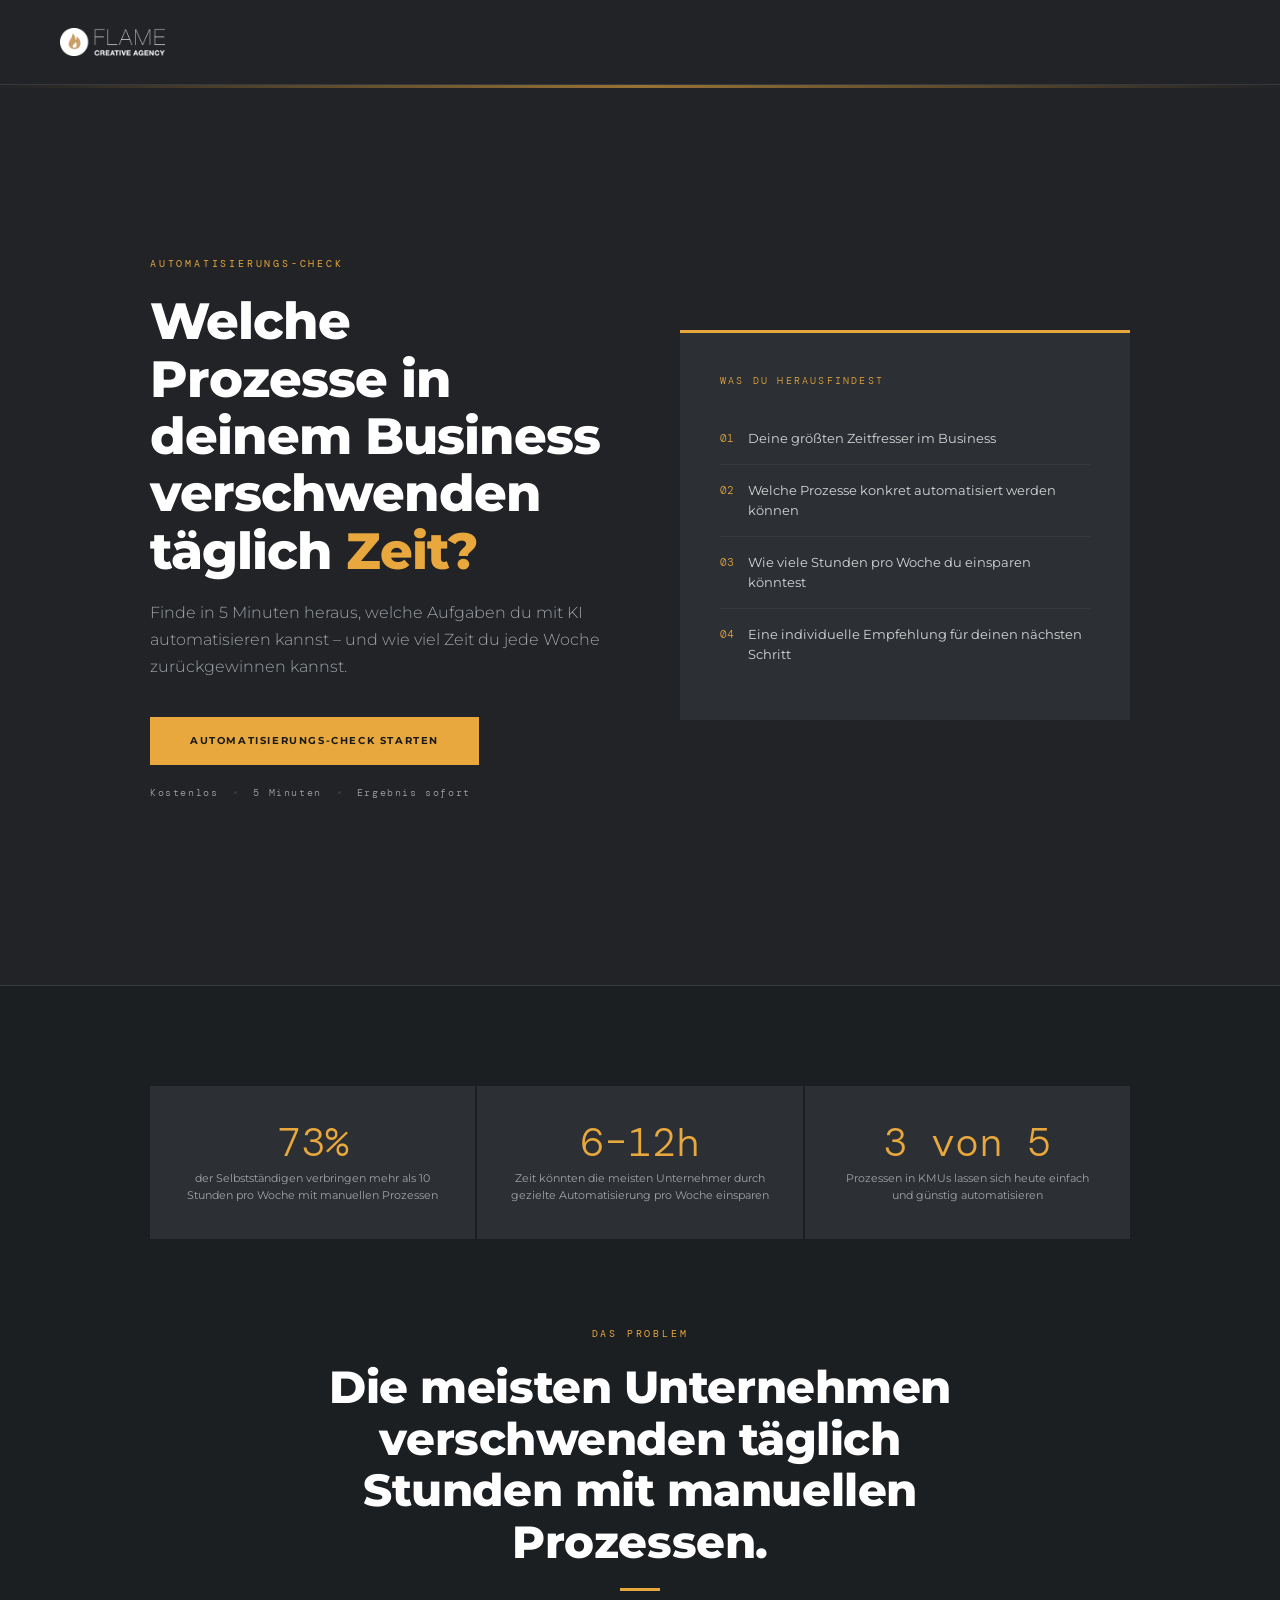
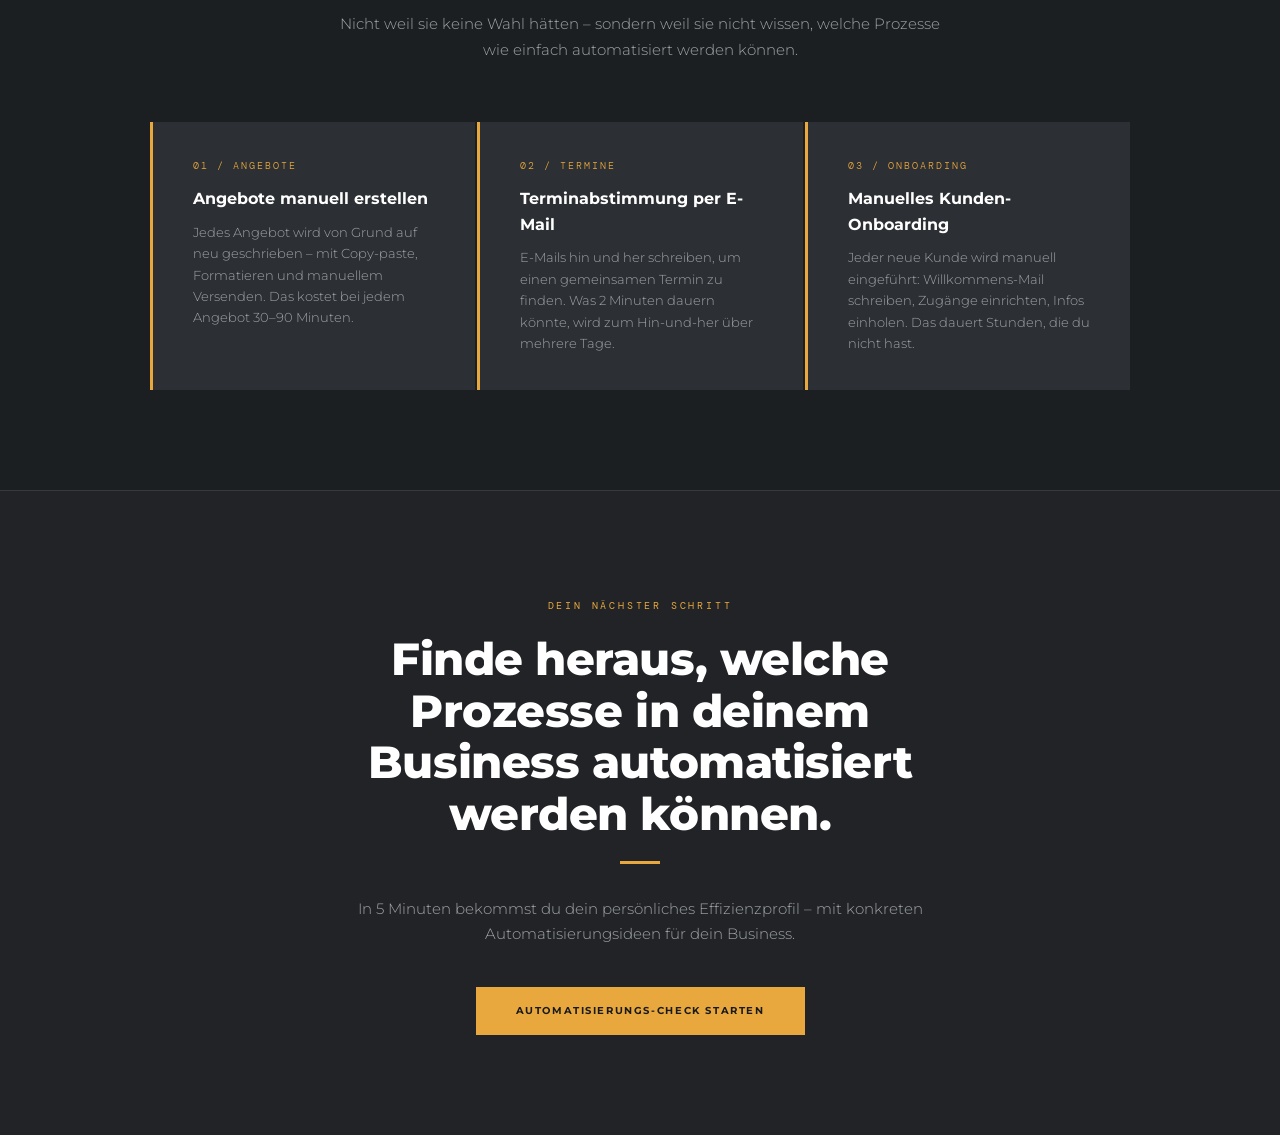
<file: index.html>
<!DOCTYPE html>
<html lang="de">
<head>
  <meta charset="UTF-8">
  <meta name="viewport" content="width=device-width, initial-scale=1.0">
  <title>Automatisierungs-Check – Flame KI | Welche Prozesse verschwenden Zeit?</title>
  <meta name="description" content="Finde in 5 Minuten heraus, welche Prozesse in deinem Business du mit KI automatisieren kannst – kostenlos, Ergebnis sofort.">

  <!-- Favicon + Theme -->
  <link rel="icon" type="image/png" href="media/flame_logo_icon.png">
  <link rel="apple-touch-icon" href="media/flame_logo_icon.png">
  <meta name="theme-color" content="#212326">

  <!-- SEO -->
  <meta name="robots" content="index, follow">
  <link rel="canonical" href="https://quiz.startyourflame.de/">

  <!-- Open Graph -->
  <meta property="og:type" content="website">
  <meta property="og:site_name" content="Flame KI">
  <meta property="og:title" content="Automatisierungs-Check – Welche Prozesse in deinem Business verschwenden Zeit?">
  <meta property="og:description" content="Finde in 5 Minuten heraus, welche Aufgaben du mit KI automatisieren kannst – und wie viel Zeit du jede Woche zurückgewinnen kannst.">
  <meta property="og:image" content="https://quiz.startyourflame.de/media/og-image.png">
  <meta property="og:image:width" content="1200">
  <meta property="og:image:height" content="630">
  <meta property="og:image:alt" content="Flame KI Automatisierungs-Check">
  <meta property="og:url" content="https://quiz.startyourflame.de/">
  <meta property="og:locale" content="de_DE">

  <!-- Twitter Card -->
  <meta name="twitter:card" content="summary_large_image">
  <meta name="twitter:site" content="@startyourflame">
  <meta name="twitter:title" content="Automatisierungs-Check – Welche Prozesse verschwenden Zeit?">
  <meta name="twitter:description" content="Finde in 5 Minuten heraus, welche Aufgaben du mit KI automatisieren kannst.">
  <meta name="twitter:image" content="https://quiz.startyourflame.de/media/og-image.png">

  <!-- Google Fonts: preconnect + non-blocking load -->
  <link rel="preconnect" href="https://fonts.googleapis.com">
  <link rel="preconnect" href="https://fonts.gstatic.com" crossorigin>
  <link rel="preload" as="style" href="https://fonts.googleapis.com/css2?family=Montserrat:wght@300;400;600;700;800&family=Cormorant+Garamond:ital,wght@1,400&family=DM+Mono:wght@400&display=swap" onload="this.onload=null;this.rel='stylesheet'">
  <noscript><link rel="stylesheet" href="https://fonts.googleapis.com/css2?family=Montserrat:wght@300;400;600;700;800&family=Cormorant+Garamond:ital,wght@1,400&family=DM+Mono:wght@400&display=swap"></noscript>

  <link rel="stylesheet" href="funnel.css">
  <style>
    /* ── Hero ── */
    .hero {
      min-height: 100vh;
      display: flex;
      flex-direction: column;
      position: relative;
      overflow: hidden;
    }

    .hero::before {
      content: '';
      position: absolute;
      top: 0; left: 0; right: 0;
      height: 3px;
      background: linear-gradient(90deg, transparent, var(--gold), transparent);
      opacity: .6;
    }

    .hero-body {
      flex: 1;
      display: flex;
      align-items: center;
      padding: 80px 0 100px;
    }

    .hero-inner {
      display: grid;
      grid-template-columns: 1fr 1fr;
      gap: 80px;
      align-items: center;
    }

    .hero-headline {
      font-size: clamp(32px, 4vw, 52px);
      font-weight: 800;
      color: var(--white);
      line-height: 1.12;
      margin-bottom: 20px;
      letter-spacing: -.02em;
    }

    .hero-headline em {
      color: var(--gold);
      font-style: normal;
    }

    .hero-sub {
      font-size: 16px;
      font-weight: 300;
      color: var(--ki-text);
      line-height: 1.7;
      margin-bottom: 36px;
      max-width: 480px;
    }

    .hero-meta {
      display: flex;
      align-items: center;
      gap: 16px;
      margin-top: 20px;
    }

    .hero-meta-item {
      font-family: 'DM Mono', monospace;
      font-size: 10px;
      letter-spacing: .16em;
      color: var(--ki-text);
    }

    .hero-meta-dot {
      width: 3px;
      height: 3px;
      background: var(--ki-line);
      border-radius: 50%;
    }

    /* ── Hero Right Panel ── */
    .hero-panel {
      background: var(--ki-mid);
      border-top: 3px solid var(--gold);
      padding: 40px;
    }

    .hero-panel-label {
      font-family: 'DM Mono', monospace;
      font-size: 10px;
      letter-spacing: .22em;
      text-transform: uppercase;
      color: var(--gold);
      margin-bottom: 24px;
    }

    .hero-panel-item {
      display: flex;
      align-items: flex-start;
      gap: 14px;
      padding: 16px 0;
      border-bottom: 1px solid var(--ki-line);
    }
    .hero-panel-item:last-child { border-bottom: none; }

    .hero-panel-num {
      font-family: 'DM Mono', monospace;
      font-size: 11px;
      color: var(--gold);
      flex-shrink: 0;
      margin-top: 1px;
    }

    .hero-panel-text {
      font-size: 13px;
      font-weight: 400;
      color: rgba(255,255,255,.8);
      line-height: 1.5;
    }

    /* ── Problem Section ── */
    .problem-section {
      background: #1C1F22;
      padding: 100px 0;
      border-top: 1px solid var(--ki-line);
    }

    .problem-header {
      text-align: center;
      max-width: 640px;
      margin: 0 auto 60px;
    }

    .problem-grid {
      display: grid;
      grid-template-columns: repeat(3, 1fr);
      gap: 2px;
    }

    /* ── Numbers Row ── */
    .numbers-row {
      display: grid;
      grid-template-columns: repeat(3, 1fr);
      gap: 2px;
      margin-bottom: 80px;
    }

    .number-item {
      background: var(--ki-mid);
      padding: 36px 32px;
      text-align: center;
    }

    .number-value {
      font-family: 'DM Mono', monospace;
      font-size: 40px;
      color: var(--gold);
      line-height: 1;
      margin-bottom: 8px;
    }

    .number-label {
      font-size: 11px;
      font-weight: 400;
      color: var(--ki-text);
      line-height: 1.5;
    }

    /* ── CTA Bottom ── */
    .cta-bottom {
      background: var(--ki-bg);
      padding: 100px 0;
      text-align: center;
      border-top: 1px solid var(--ki-line);
    }

    @media (max-width: 768px) {
      .hero-inner { grid-template-columns: 1fr; gap: 48px; }
      .hero-body { padding: 60px 0 80px; }
      .problem-grid, .numbers-row { grid-template-columns: 1fr; }
      .hero-panel { display: none; }
    }
  </style>
</head>
<body>

  <!-- Logo Bar -->
  <header class="logo-bar">
    <a href="https://www.startyourflame.de/ki" target="_blank" rel="noopener">
      <img src="media/flame_logo_main_white.png" alt="Flame KI" class="logo-img">
    </a>
  </header>

  <!-- Hero -->
  <section class="hero">
    <div class="hero-body">
      <div class="container">
        <div class="hero-inner">

          <!-- Left: Text -->
          <div>
            <span class="eyebrow anim-fade-up">Automatisierungs-Check</span>
            <h1 class="hero-headline anim-fade-up-d1">
              Welche Prozesse in deinem Business verschwenden täglich <em>Zeit?</em>
            </h1>
            <p class="hero-sub anim-fade-up-d2">
              Finde in 5 Minuten heraus, welche Aufgaben du mit KI automatisieren kannst – und wie viel Zeit du jede Woche zurückgewinnen kannst.
            </p>
            <div class="anim-fade-up-d3">
              <a href="quiz.html" class="btn-gold">Automatisierungs-Check starten</a>
              <div class="hero-meta">
                <span class="hero-meta-item">Kostenlos</span>
                <span class="hero-meta-dot"></span>
                <span class="hero-meta-item">5 Minuten</span>
                <span class="hero-meta-dot"></span>
                <span class="hero-meta-item">Ergebnis sofort</span>
              </div>
            </div>
          </div>

          <!-- Right: Panel -->
          <div class="hero-panel anim-fade-up-d2">
            <div class="hero-panel-label">Was du herausfindest</div>
            <div class="hero-panel-item">
              <span class="hero-panel-num">01</span>
              <span class="hero-panel-text">Deine größten Zeitfresser im Business</span>
            </div>
            <div class="hero-panel-item">
              <span class="hero-panel-num">02</span>
              <span class="hero-panel-text">Welche Prozesse konkret automatisiert werden können</span>
            </div>
            <div class="hero-panel-item">
              <span class="hero-panel-num">03</span>
              <span class="hero-panel-text">Wie viele Stunden pro Woche du einsparen könntest</span>
            </div>
            <div class="hero-panel-item">
              <span class="hero-panel-num">04</span>
              <span class="hero-panel-text">Eine individuelle Empfehlung für deinen nächsten Schritt</span>
            </div>
          </div>

        </div>
      </div>
    </div>
  </section>

  <!-- Numbers -->
  <section class="problem-section">
    <div class="container">

      <div class="numbers-row reveal">
        <div class="number-item">
          <div class="number-value">73%</div>
          <div class="number-label">der Selbstständigen verbringen mehr als 10 Stunden pro Woche mit manuellen Prozessen</div>
        </div>
        <div class="number-item">
          <div class="number-value">6–12h</div>
          <div class="number-label">Zeit könnten die meisten Unternehmer durch gezielte Automatisierung pro Woche einsparen</div>
        </div>
        <div class="number-item">
          <div class="number-value">3 von 5</div>
          <div class="number-label">Prozessen in KMUs lassen sich heute einfach und günstig automatisieren</div>
        </div>
      </div>

      <div class="problem-header reveal">
        <span class="eyebrow">Das Problem</span>
        <h2 class="section-headline">Die meisten Unternehmen verschwenden täglich Stunden mit manuellen Prozessen.</h2>
        <div class="gold-line" style="margin: 20px auto;"></div>
        <p class="section-subline" style="margin: 0 auto;">Nicht weil sie keine Wahl hätten – sondern weil sie nicht wissen, welche Prozesse wie einfach automatisiert werden können.</p>
      </div>

      <div class="problem-grid reveal">
        <div class="problem-card">
          <div class="problem-card-icon">01 / Angebote</div>
          <div class="problem-card-title">Angebote manuell erstellen</div>
          <div class="problem-card-text">Jedes Angebot wird von Grund auf neu geschrieben – mit Copy-paste, Formatieren und manuellem Versenden. Das kostet bei jedem Angebot 30–90 Minuten.</div>
        </div>
        <div class="problem-card">
          <div class="problem-card-icon">02 / Termine</div>
          <div class="problem-card-title">Terminabstimmung per E-Mail</div>
          <div class="problem-card-text">E-Mails hin und her schreiben, um einen gemeinsamen Termin zu finden. Was 2 Minuten dauern könnte, wird zum Hin-und-her über mehrere Tage.</div>
        </div>
        <div class="problem-card">
          <div class="problem-card-icon">03 / Onboarding</div>
          <div class="problem-card-title">Manuelles Kunden-Onboarding</div>
          <div class="problem-card-text">Jeder neue Kunde wird manuell eingeführt: Willkommens-Mail schreiben, Zugänge einrichten, Infos einholen. Das dauert Stunden, die du nicht hast.</div>
        </div>
      </div>

    </div>
  </section>

  <!-- Bottom CTA -->
  <section class="cta-bottom">
    <div class="container-narrow">
      <span class="eyebrow reveal">Dein nächster Schritt</span>
      <h2 class="section-headline reveal" style="max-width: 560px; margin: 0 auto 16px;">
        Finde heraus, welche Prozesse in deinem Business automatisiert werden können.
      </h2>
      <div class="gold-line reveal" style="margin: 20px auto 32px;"></div>
      <p class="section-subline reveal" style="margin: 0 auto 40px;">
        In 5 Minuten bekommst du dein persönliches Effizienzprofil – mit konkreten Automatisierungsideen für dein Business.
      </p>
      <div class="reveal">
        <a href="quiz.html" class="btn-gold">Automatisierungs-Check starten</a>
      </div>
    </div>
  </section>

  <script>
    // Scroll reveal
    const observer = new IntersectionObserver((entries) => {
      entries.forEach(el => {
        if (el.isIntersecting) el.target.classList.add('visible');
      });
    }, { threshold: 0.1 });
    document.querySelectorAll('.reveal').forEach(el => observer.observe(el));
  </script>

</body>
</html>
</file>
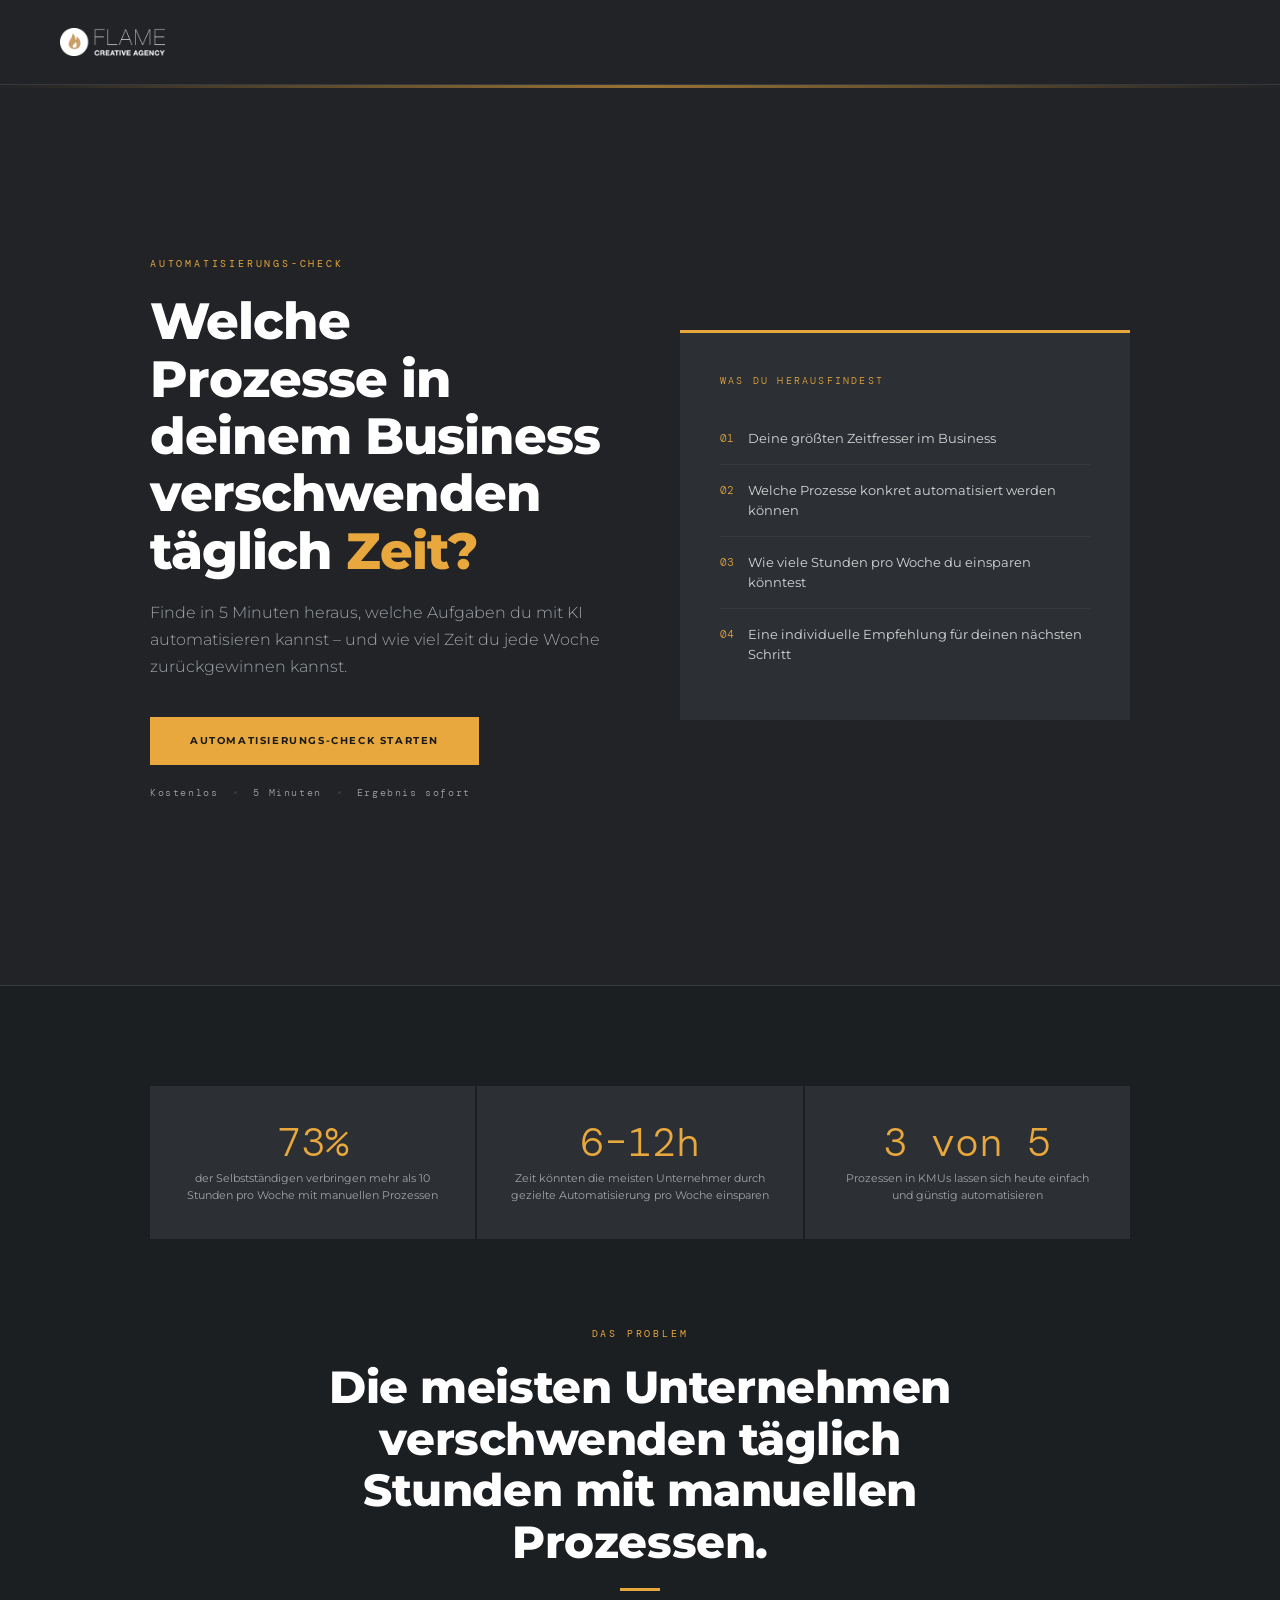
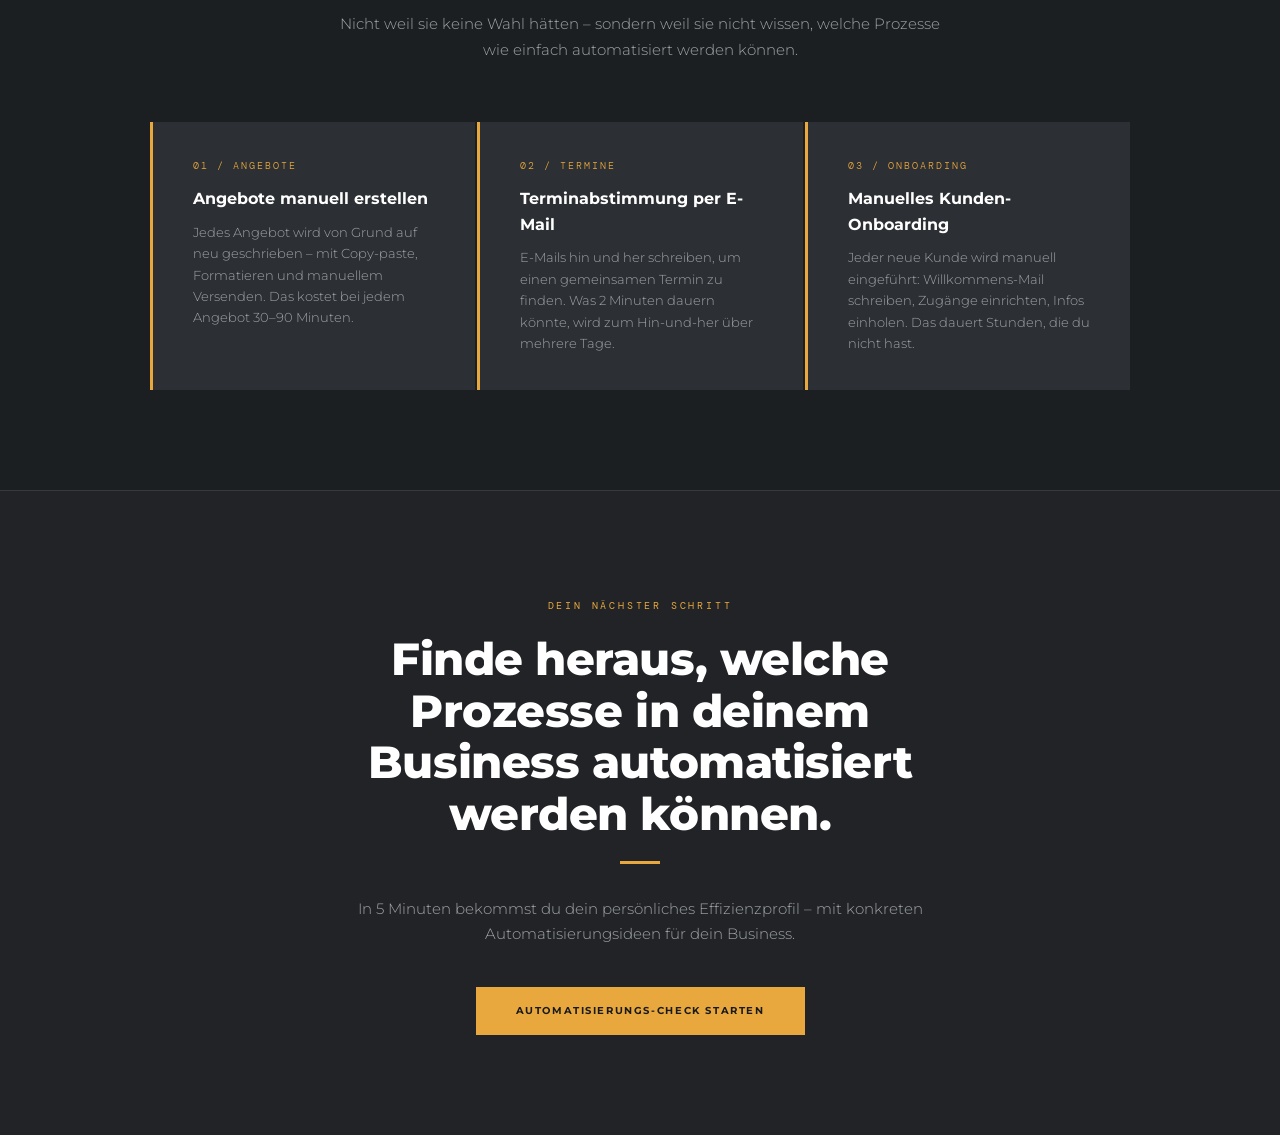
<file: analyse.html>
<!DOCTYPE html>
<html lang="de">
<head>
  <meta charset="UTF-8">
  <meta name="viewport" content="width=device-width, initial-scale=1.0">
  <title>Analyse läuft – Automatisierungs-Check</title>
    <!-- Favicon + Theme -->
  <link rel="icon" type="image/png" href="media/flame_logo_icon.png">
  <link rel="apple-touch-icon" href="media/flame_logo_icon.png">
  <meta name="theme-color" content="#212326">

  <!-- Funnel-Step: kein Suchmaschinenindex -->
  <meta name="robots" content="noindex, nofollow">

  <!-- Google Fonts: preconnect + non-blocking load -->
  <link rel="preconnect" href="https://fonts.googleapis.com">
  <link rel="preconnect" href="https://fonts.gstatic.com" crossorigin>
  <link rel="preload" as="style" href="https://fonts.googleapis.com/css2?family=Montserrat:wght@300;400;600;700;800&family=Cormorant+Garamond:ital,wght@1,400&family=DM+Mono:wght@400&display=swap" onload="this.onload=null;this.rel='stylesheet'">
  <noscript><link rel="stylesheet" href="https://fonts.googleapis.com/css2?family=Montserrat:wght@300;400;600;700;800&family=Cormorant+Garamond:ital,wght@1,400&family=DM+Mono:wght@400&display=swap"></noscript>

  <link rel="stylesheet" href="funnel.css">
  <style>
    body {
      min-height: 100vh;
      display: flex;
      flex-direction: column;
    }

    .analyse-main {
      flex: 1;
      display: flex;
      align-items: center;
      justify-content: center;
      padding: 60px 0;
    }

    .analyse-card {
      background: var(--ki-mid);
      border-top: 3px solid var(--gold);
      padding: 56px 64px;
      width: 100%;
      max-width: 560px;
      text-align: center;
    }

    .analyse-headline {
      font-size: clamp(22px, 2.5vw, 30px);
      font-weight: 700;
      color: var(--white);
      margin-bottom: 10px;
    }

    .analyse-subline {
      font-size: 14px;
      font-weight: 300;
      color: var(--ki-text);
      margin-bottom: 48px;
      line-height: 1.65;
    }

    .analyse-steps {
      text-align: left;
    }

    /* Spinner */
    .analyse-spinner {
      width: 48px;
      height: 48px;
      border: 3px solid var(--ki-line);
      border-top-color: var(--gold);
      border-radius: 50%;
      margin: 0 auto 40px;
      animation: spin 1s linear infinite;
    }

    @keyframes spin {
      to { transform: rotate(360deg); }
    }

    /* Done state: spinner → checkmark */
    .analyse-spinner.done {
      animation: none;
      border-color: var(--gold);
      display: flex;
      align-items: center;
      justify-content: center;
      font-size: 22px;
    }

    @media (max-width: 768px) {
      .analyse-card { padding: 40px 24px; }
    }
  </style>
</head>
<body>

  <!-- Logo Bar -->
  <header class="logo-bar">
    <a href="https://www.startyourflame.de/ki" target="_blank" rel="noopener">
      <img src="media/flame_logo_main_white.png" alt="Flame KI" class="logo-img">
    </a>
  </header>

  <main class="analyse-main">
    <div class="container-narrow" style="width:100%;">
      <div class="analyse-card">

        <div class="analyse-spinner" id="spinner"></div>

        <span class="eyebrow" style="display:block;margin-bottom:12px;">Effizienzprofil wird erstellt</span>
        <h1 class="analyse-headline">Wir analysieren dein Business</h1>
        <p class="analyse-subline">
          Bitte einen Moment Geduld – wir berechnen gerade deine Automatisierungspotenziale.
        </p>

        <div class="analyse-steps" id="stepsWrap">
          <div class="analyse-step" id="step0">
            <div class="analyse-step-icon" id="icon0">→</div>
            <span class="analyse-step-text">Analyse deiner Geschäftsprozesse</span>
          </div>
          <div class="analyse-step" id="step1">
            <div class="analyse-step-icon" id="icon1">→</div>
            <span class="analyse-step-text">Bewertung deiner Automatisierungspotenziale</span>
          </div>
          <div class="analyse-step" id="step2">
            <div class="analyse-step-icon" id="icon2">→</div>
            <span class="analyse-step-text">Berechnung deines Effizienz-Scores</span>
          </div>
          <div class="analyse-step" id="step3">
            <div class="analyse-step-icon" id="icon3">→</div>
            <span class="analyse-step-text">Identifikation deiner größten Zeithebel</span>
          </div>
        </div>

      </div>
    </div>
  </main>

  <script src="funnel.js"></script>
  <script>
    // Redirect if no data
    if (!window.FunnelData.loadData()) {
      window.location.href = 'index.html';
    }

    const steps = [0, 1, 2, 3];
    const delays = [400, 1100, 1900, 2700];
    const REDIRECT_DELAY = 3800;

    // Animate steps sequentially
    steps.forEach((idx) => {
      setTimeout(() => {
        const stepEl = document.getElementById(`step${idx}`);
        const iconEl = document.getElementById(`icon${idx}`);
        if (stepEl) {
          stepEl.classList.add('visible');
          setTimeout(() => {
            stepEl.classList.add('done');
            if (iconEl) iconEl.textContent = '✓';
          }, 500);
        }
      }, delays[idx]);
    });

    // Show done spinner
    setTimeout(() => {
      const spinner = document.getElementById('spinner');
      spinner.classList.add('done');
      spinner.textContent = '✓';
    }, delays[3] + 600);

    // Redirect
    setTimeout(() => {
      window.location.href = 'ergebnis.html';
    }, REDIRECT_DELAY);
  </script>

</body>
</html>
</file>
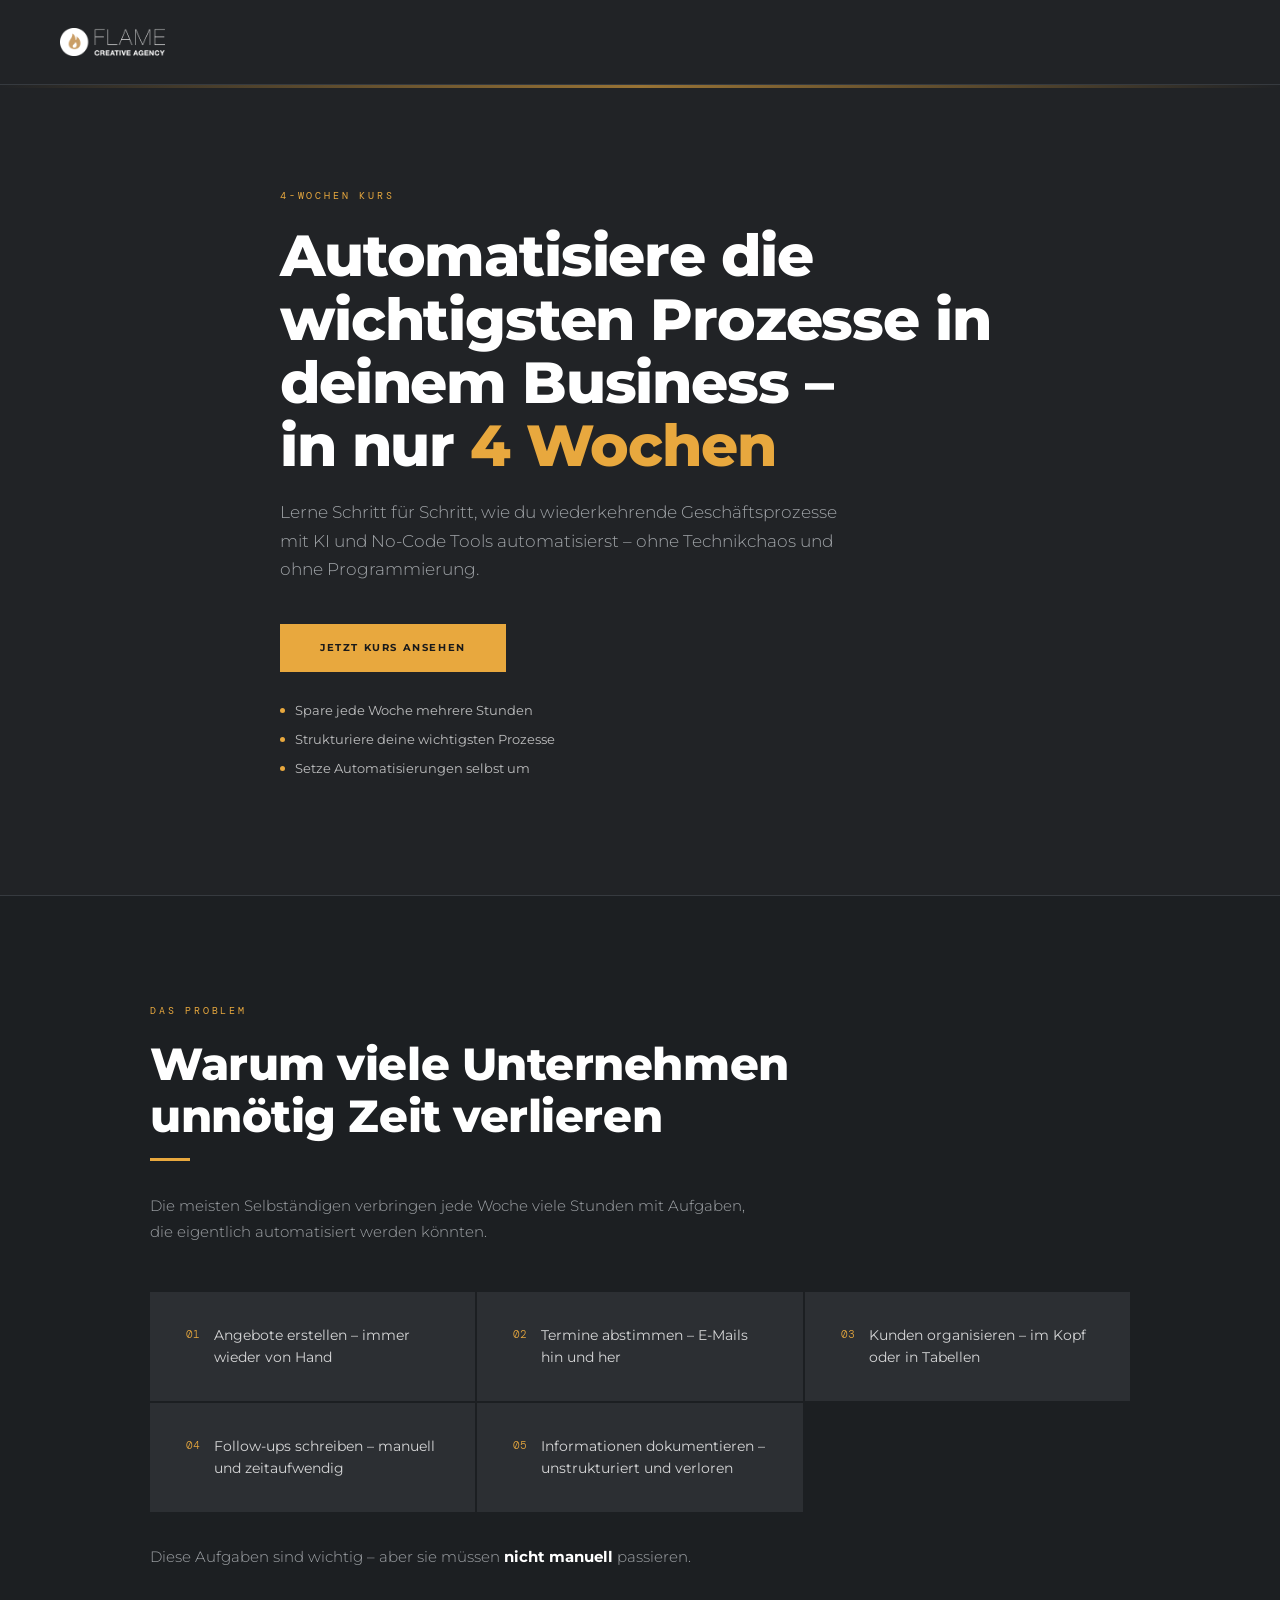
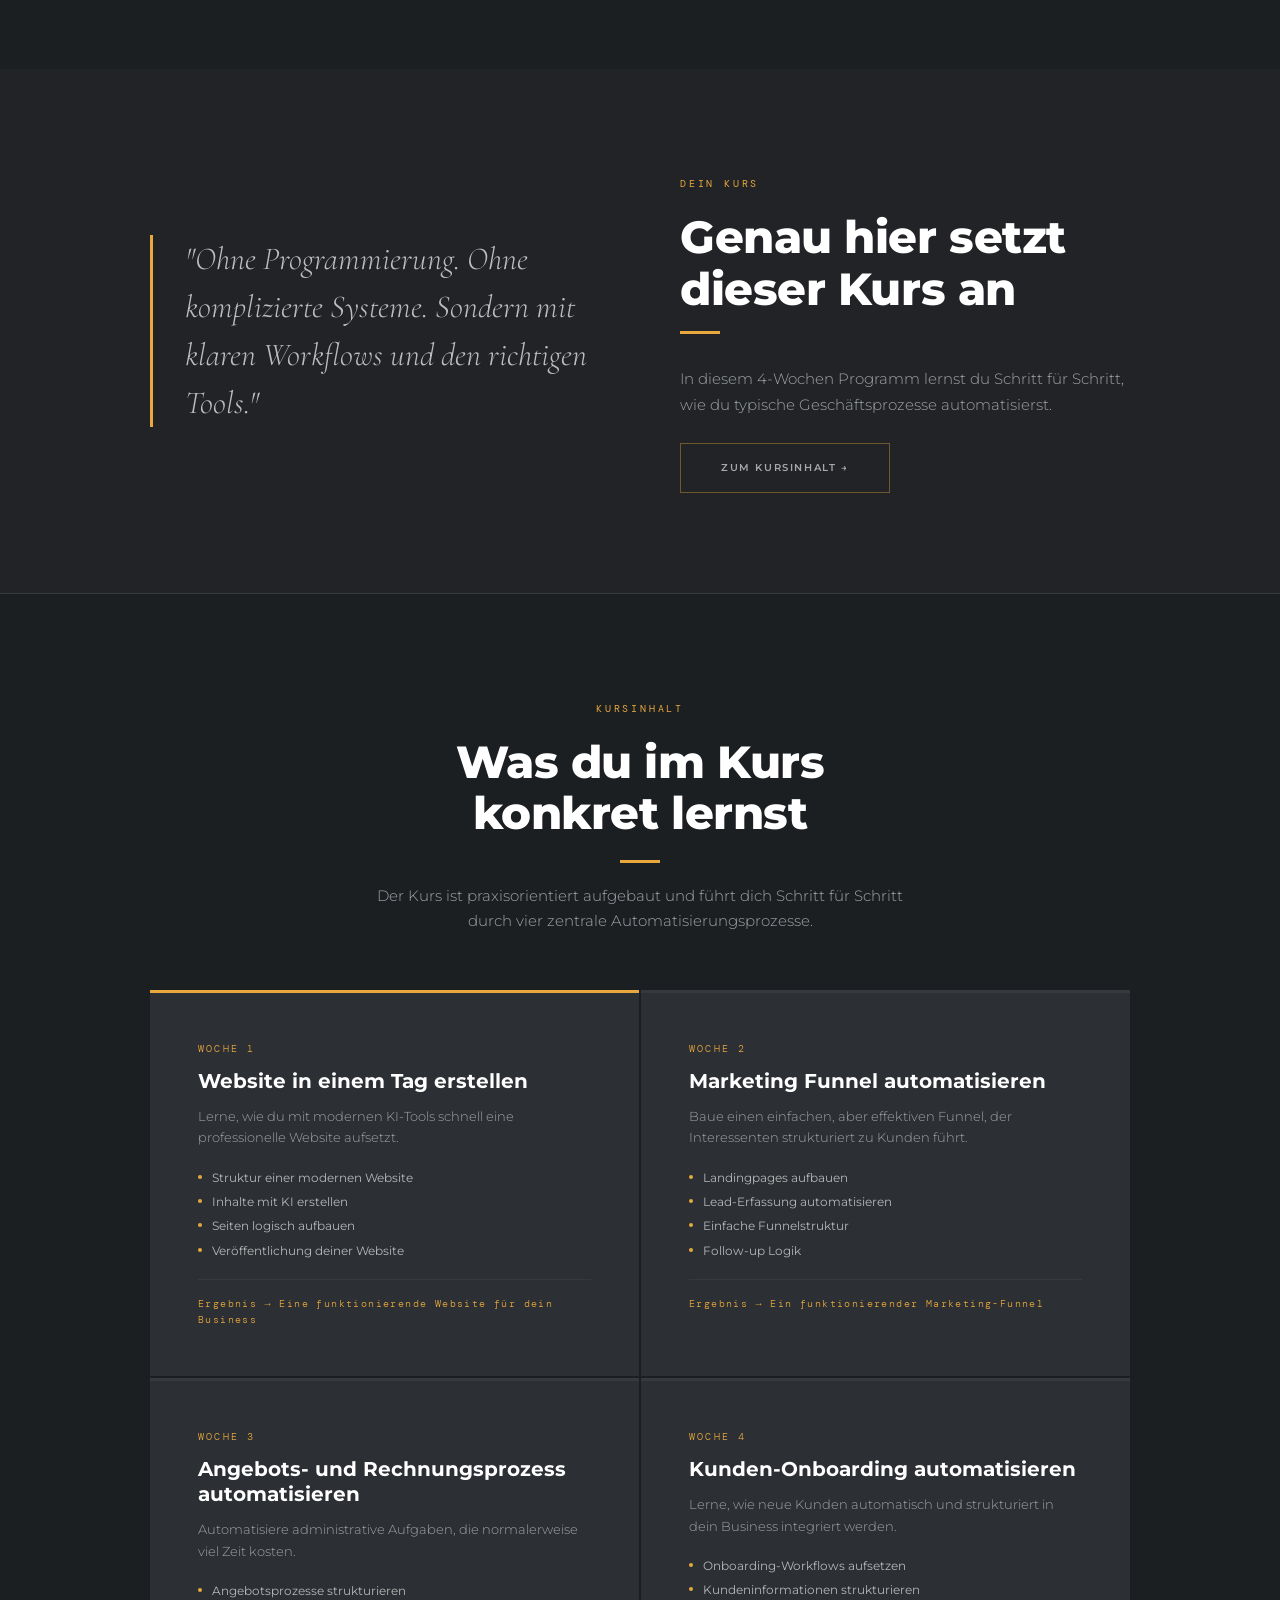
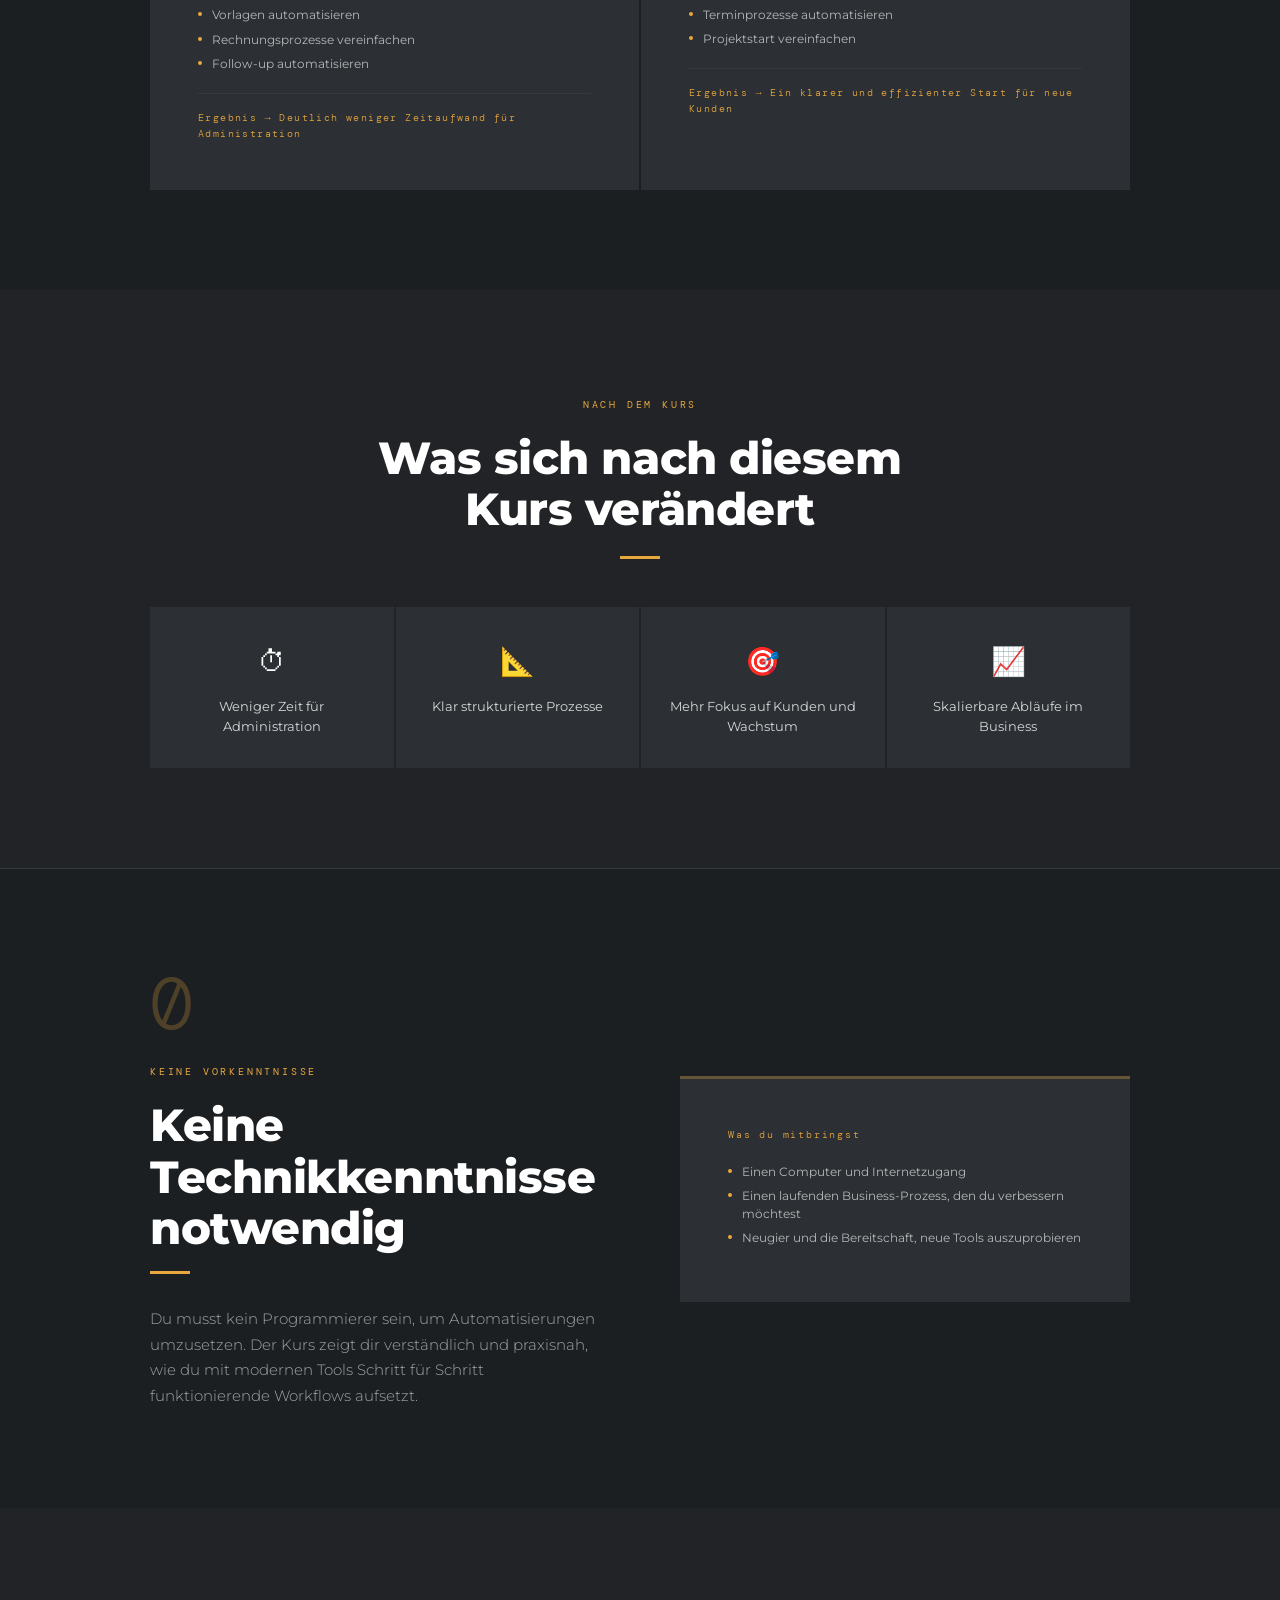
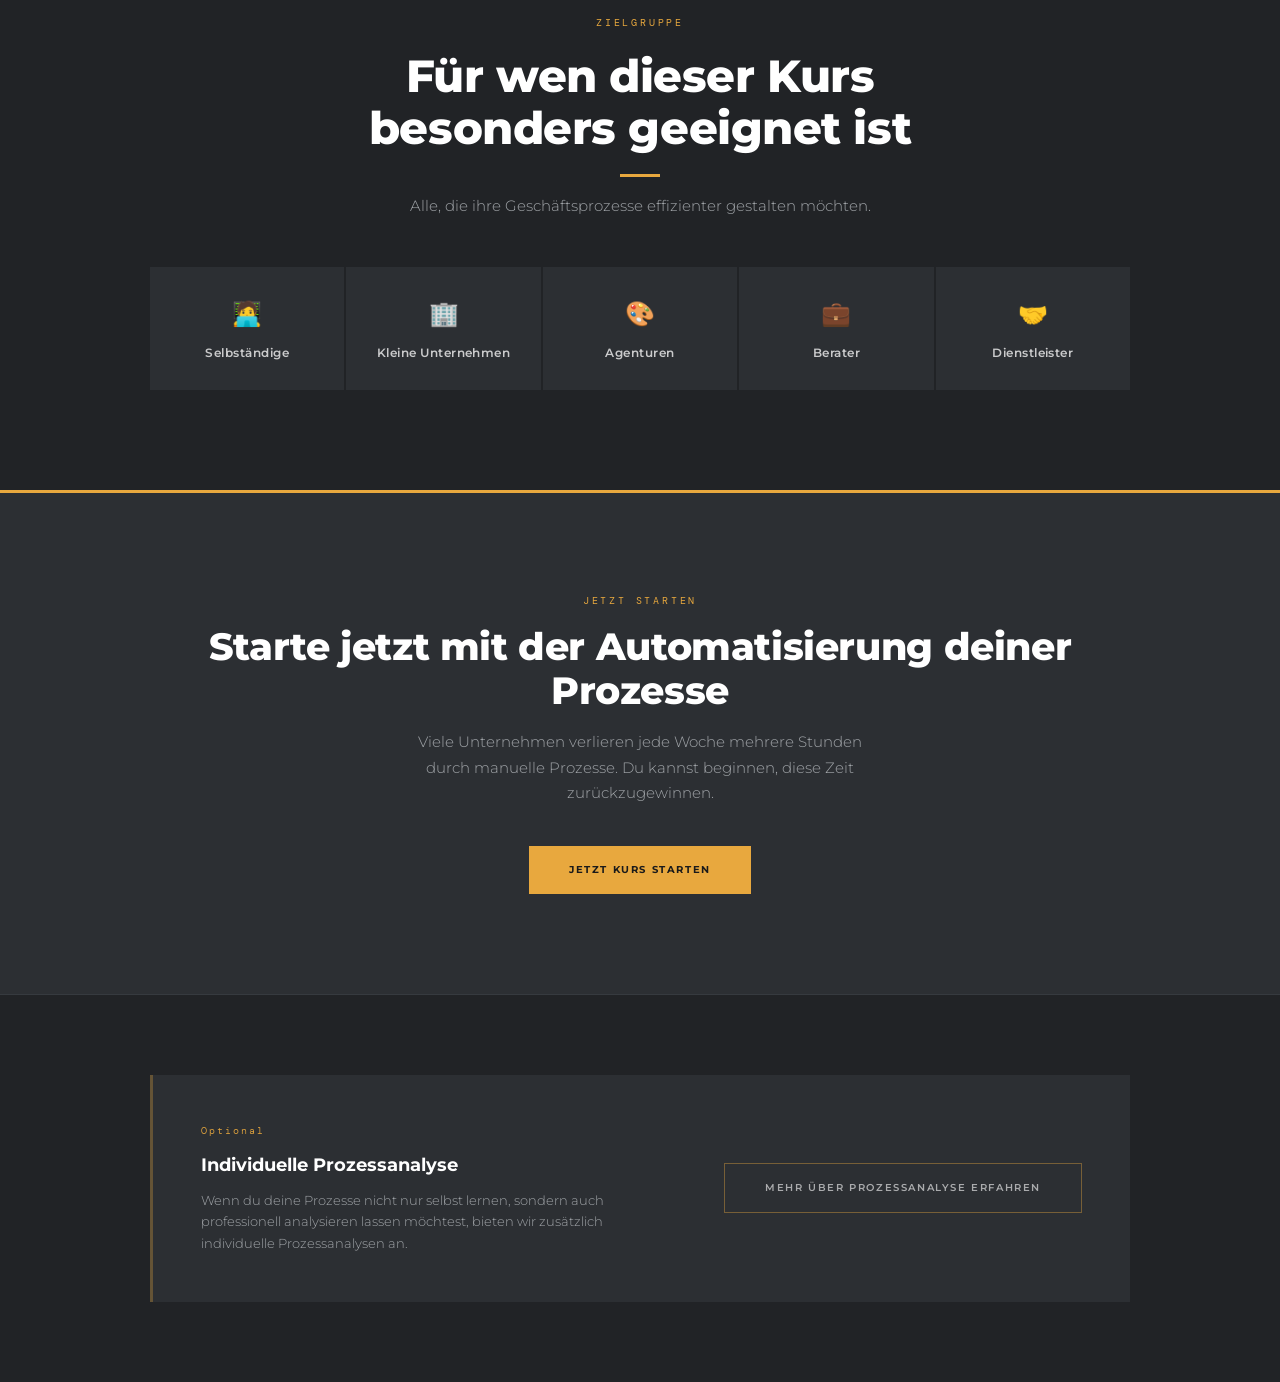
<file: automatisierungs-kurs.html>
<!DOCTYPE html>
<html lang="de">
<head>
  <meta charset="UTF-8">
  <meta name="viewport" content="width=device-width, initial-scale=1.0">
  <title>4-Wochen Automatisierungs-Kurs – Prozesse mit KI automatisieren | Flame KI</title>
  <meta name="description" content="Lerne in 4 Wochen, wie du Angebote, Terminbuchung, Onboarding und Marketing mit KI automatisierst – ohne Programmierung. Jetzt Kursinhalt ansehen.">

  <!-- Favicon + Theme -->
  <link rel="icon" type="image/png" href="media/flame_logo_icon.png">
  <link rel="apple-touch-icon" href="media/flame_logo_icon.png">
  <meta name="theme-color" content="#212326">

  <!-- SEO -->
  <meta name="robots" content="index, follow">
  <link rel="canonical" href="https://quiz.startyourflame.de/automatisierungs-kurs.html">

  <!-- Open Graph -->
  <meta property="og:type" content="website">
  <meta property="og:site_name" content="Flame KI">
  <meta property="og:title" content="4-Wochen Automatisierungs-Kurs – Prozesse mit KI automatisieren">
  <meta property="og:description" content="Lerne Schritt für Schritt, wie du wiederkehrende Geschäftsprozesse mit KI automatisierst – ohne Programmierung, ohne Technikchaos.">
  <meta property="og:image" content="https://quiz.startyourflame.de/media/og-image.png">
  <meta property="og:image:width" content="1200">
  <meta property="og:image:height" content="630">
  <meta property="og:image:alt" content="Flame KI 4-Wochen Automatisierungs-Kurs">
  <meta property="og:url" content="https://quiz.startyourflame.de/automatisierungs-kurs.html">
  <meta property="og:locale" content="de_DE">

  <!-- Twitter Card -->
  <meta name="twitter:card" content="summary_large_image">
  <meta name="twitter:site" content="@startyourflame">
  <meta name="twitter:title" content="4-Wochen Automatisierungs-Kurs – Prozesse mit KI automatisieren">
  <meta name="twitter:description" content="Lerne, wie du Angebote, Onboarding und Marketing automatisierst – ohne Programmierung.">
  <meta name="twitter:image" content="https://quiz.startyourflame.de/media/og-image.png">

  <!-- Google Fonts: preconnect + non-blocking load -->
  <link rel="preconnect" href="https://fonts.googleapis.com">
  <link rel="preconnect" href="https://fonts.gstatic.com" crossorigin>
  <link rel="preload" as="style" href="https://fonts.googleapis.com/css2?family=Montserrat:wght@300;400;600;700;800&family=Cormorant+Garamond:ital,wght@1,400&family=DM+Mono:wght@400&display=swap" onload="this.onload=null;this.rel='stylesheet'">
  <noscript><link rel="stylesheet" href="https://fonts.googleapis.com/css2?family=Montserrat:wght@300;400;600;700;800&family=Cormorant+Garamond:ital,wght@1,400&family=DM+Mono:wght@400&display=swap"></noscript>

  <link rel="stylesheet" href="funnel.css">
  <style>
    /* ── Hero ── */
    .hero {
      min-height: 90vh;
      display: flex;
      flex-direction: column;
      position: relative;
    }

    .hero::before {
      content: '';
      position: absolute;
      top: 0; left: 0; right: 0;
      height: 3px;
      background: linear-gradient(90deg, transparent, var(--gold), transparent);
      opacity: .6;
    }

    .hero-body {
      flex: 1;
      display: flex;
      align-items: center;
      padding: 80px 0 100px;
    }

    .hero-inner {
      max-width: 720px;
    }

    .hero-headline {
      font-size: clamp(34px, 4.5vw, 58px);
      font-weight: 800;
      color: var(--white);
      line-height: 1.1;
      letter-spacing: -.02em;
      margin-bottom: 20px;
    }

    .hero-headline em {
      color: var(--gold);
      font-style: normal;
    }

    .hero-sub {
      font-size: 17px;
      font-weight: 300;
      color: var(--ki-text);
      line-height: 1.7;
      margin-bottom: 40px;
      max-width: 560px;
    }

    .hero-benefits {
      list-style: none;
      margin: 28px 0 0;
      display: flex;
      flex-direction: column;
      gap: 8px;
    }

    .hero-benefit {
      display: flex;
      align-items: center;
      gap: 10px;
      font-size: 13px;
      font-weight: 400;
      color: rgba(255,255,255,.7);
    }

    .hero-benefit-dot {
      width: 5px;
      height: 5px;
      background: var(--gold);
      border-radius: 50%;
      flex-shrink: 0;
    }

    /* ── Problem Section ── */
    .problem-section {
      background: #1C1F22;
      padding: 100px 0;
      border-top: 1px solid var(--ki-line);
    }

    .problem-list {
      list-style: none;
      display: grid;
      grid-template-columns: repeat(3, 1fr);
      gap: 2px;
      margin-top: 48px;
    }

    .problem-list-item {
      background: var(--ki-mid);
      padding: 32px 36px;
      display: flex;
      align-items: flex-start;
      gap: 14px;
    }

    .problem-num {
      font-family: 'DM Mono', monospace;
      font-size: 11px;
      color: var(--gold);
      flex-shrink: 0;
      margin-top: 2px;
    }

    .problem-item-text {
      font-size: 14px;
      font-weight: 400;
      color: rgba(255,255,255,.8);
    }

    /* ── Result Connect ── */
    .connect-section {
      padding: 100px 0;
      border-bottom: 1px solid var(--ki-line);
    }

    .connect-inner {
      display: grid;
      grid-template-columns: 1fr 1fr;
      gap: 80px;
      align-items: center;
    }

    .connect-quote {
      font-family: 'Cormorant Garamond', serif;
      font-style: italic;
      font-size: clamp(22px, 2.5vw, 32px);
      color: rgba(255,255,255,.7);
      line-height: 1.5;
      border-left: 3px solid var(--gold);
      padding-left: 32px;
    }

    /* ── Modules ── */
    .modules-section {
      padding: 100px 0;
      background: #1C1F22;
    }

    .modules-grid {
      display: grid;
      grid-template-columns: 1fr 1fr;
      gap: 2px;
      margin-top: 56px;
    }

    .module-card {
      background: var(--ki-mid);
      padding: 48px;
      border-top: 3px solid var(--ki-line);
    }

    .module-card.featured { border-top-color: var(--gold); }

    .module-week {
      font-family: 'DM Mono', monospace;
      font-size: 10px;
      letter-spacing: .22em;
      color: var(--gold);
      text-transform: uppercase;
      margin-bottom: 12px;
    }

    .module-headline {
      font-size: 20px;
      font-weight: 700;
      color: var(--white);
      margin-bottom: 12px;
      line-height: 1.25;
    }

    .module-text {
      font-size: 13px;
      font-weight: 300;
      color: var(--ki-text);
      line-height: 1.65;
      margin-bottom: 20px;
    }

    .module-topics {
      list-style: none;
      margin-bottom: 20px;
    }

    .module-topic {
      display: flex;
      align-items: flex-start;
      gap: 10px;
      font-size: 12px;
      font-weight: 400;
      color: rgba(255,255,255,.65);
      margin-bottom: 7px;
      line-height: 1.45;
    }

    .module-topic-dot {
      width: 4px;
      height: 4px;
      background: var(--gold);
      border-radius: 50%;
      flex-shrink: 0;
      margin-top: 6px;
    }

    .module-result {
      font-family: 'DM Mono', monospace;
      font-size: 10px;
      letter-spacing: .14em;
      color: var(--gold);
      border-top: 1px solid var(--ki-line);
      padding-top: 16px;
      margin-top: 8px;
    }

    /* ── Results Section ── */
    .results-section {
      padding: 100px 0;
    }

    .results-grid {
      display: grid;
      grid-template-columns: repeat(4, 1fr);
      gap: 2px;
      margin-top: 48px;
    }

    .result-item {
      background: var(--ki-mid);
      padding: 32px 28px;
      text-align: center;
    }

    .result-item-icon {
      font-size: 28px;
      margin-bottom: 14px;
    }

    .result-item-text {
      font-size: 13px;
      font-weight: 400;
      color: rgba(255,255,255,.8);
      line-height: 1.5;
    }

    /* ── No-Tech Section ── */
    .notech-section {
      padding: 100px 0;
      background: #1C1F22;
      border-top: 1px solid var(--ki-line);
    }

    .notech-inner {
      display: grid;
      grid-template-columns: 1fr 1fr;
      gap: 80px;
      align-items: center;
    }

    .notech-num {
      font-family: 'DM Mono', monospace;
      font-size: 72px;
      color: var(--gold);
      opacity: .25;
      line-height: 1;
      margin-bottom: 16px;
    }

    /* ── Audience ── */
    .audience-section {
      padding: 100px 0;
    }

    .audience-grid {
      display: grid;
      grid-template-columns: repeat(5, 1fr);
      gap: 2px;
      margin-top: 48px;
    }

    .audience-item {
      background: var(--ki-mid);
      padding: 28px 24px;
      text-align: center;
    }

    .audience-icon {
      font-size: 24px;
      margin-bottom: 10px;
    }

    .audience-label {
      font-size: 12px;
      font-weight: 600;
      color: rgba(255,255,255,.75);
      letter-spacing: .04em;
    }

    /* ── Final CTA ── */
    .final-cta {
      background: var(--ki-mid);
      border-top: 3px solid var(--gold);
      padding: 100px 0;
      text-align: center;
    }

    .final-cta-headline {
      font-size: clamp(26px, 3vw, 40px);
      font-weight: 800;
      color: var(--white);
      margin-bottom: 16px;
      letter-spacing: -.01em;
    }

    .final-cta-text {
      font-size: 15px;
      font-weight: 300;
      color: var(--ki-text);
      line-height: 1.7;
      max-width: 480px;
      margin: 0 auto 40px;
    }

    /* ── Bonus Block ── */
    .bonus-section {
      padding: 80px 0;
      border-top: 1px solid var(--ki-line);
    }

    .bonus-inner {
      display: flex;
      align-items: center;
      justify-content: space-between;
      gap: 48px;
      background: var(--ki-mid);
      padding: 48px;
      border-left: 3px solid rgba(232,168,62,.3);
    }

    .bonus-text-block { flex: 1; }
    .bonus-headline {
      font-size: 18px;
      font-weight: 700;
      color: var(--white);
      margin-bottom: 10px;
    }
    .bonus-text {
      font-size: 13px;
      font-weight: 300;
      color: var(--ki-text);
      line-height: 1.65;
    }

    @media (max-width: 768px) {
      .problem-list { grid-template-columns: 1fr; }
      .connect-inner { grid-template-columns: 1fr; gap: 40px; }
      .modules-grid { grid-template-columns: 1fr; }
      .results-grid { grid-template-columns: 1fr 1fr; }
      .audience-grid { grid-template-columns: 1fr 1fr; }
      .notech-inner { grid-template-columns: 1fr; gap: 40px; }
      .bonus-inner { flex-direction: column; padding: 32px 24px; }
      .hero-body { padding: 60px 0 80px; }
    }

    @media (max-width: 480px) {
      .results-grid { grid-template-columns: 1fr; }
      .audience-grid { grid-template-columns: 1fr; }
    }
  </style>
</head>
<body>

  <!-- Logo Bar -->
  <header class="logo-bar">
    <a href="https://www.startyourflame.de/ki" target="_blank" rel="noopener">
      <img src="media/flame_logo_main_white.png" alt="Flame KI" class="logo-img">
    </a>
  </header>

  <!-- Hero -->
  <section class="hero">
    <div class="hero-body">
      <div class="container">
        <div class="hero-inner">
          <span class="eyebrow anim-fade-up">4-Wochen Kurs</span>
          <h1 class="hero-headline anim-fade-up-d1">
            Automatisiere die wichtigsten Prozesse in deinem Business –<br>
            in nur <em>4 Wochen</em>
          </h1>
          <p class="hero-sub anim-fade-up-d2">
            Lerne Schritt für Schritt, wie du wiederkehrende Geschäftsprozesse mit KI und No-Code Tools automatisierst – ohne Technikchaos und ohne Programmierung.
          </p>
          <div class="anim-fade-up-d3">
            <a href="#kurs-start" class="btn-gold">Jetzt Kurs ansehen</a>
            <ul class="hero-benefits">
              <li class="hero-benefit"><span class="hero-benefit-dot"></span>Spare jede Woche mehrere Stunden</li>
              <li class="hero-benefit"><span class="hero-benefit-dot"></span>Strukturiere deine wichtigsten Prozesse</li>
              <li class="hero-benefit"><span class="hero-benefit-dot"></span>Setze Automatisierungen selbst um</li>
            </ul>
          </div>
        </div>
      </div>
    </div>
  </section>

  <!-- Problem Confirmation -->
  <section class="problem-section">
    <div class="container">
      <div class="reveal" style="max-width:640px;">
        <span class="eyebrow">Das Problem</span>
        <h2 class="section-headline">Warum viele Unternehmen unnötig Zeit verlieren</h2>
        <div class="gold-line"></div>
        <p class="section-subline">
          Die meisten Selbständigen verbringen jede Woche viele Stunden mit Aufgaben, die eigentlich automatisiert werden könnten.
        </p>
      </div>

      <ul class="problem-list reveal">
        <li class="problem-list-item">
          <span class="problem-num">01</span>
          <span class="problem-item-text">Angebote erstellen – immer wieder von Hand</span>
        </li>
        <li class="problem-list-item">
          <span class="problem-num">02</span>
          <span class="problem-item-text">Termine abstimmen – E-Mails hin und her</span>
        </li>
        <li class="problem-list-item">
          <span class="problem-num">03</span>
          <span class="problem-item-text">Kunden organisieren – im Kopf oder in Tabellen</span>
        </li>
        <li class="problem-list-item">
          <span class="problem-num">04</span>
          <span class="problem-item-text">Follow-ups schreiben – manuell und zeitaufwendig</span>
        </li>
        <li class="problem-list-item">
          <span class="problem-num">05</span>
          <span class="problem-item-text">Informationen dokumentieren – unstrukturiert und verloren</span>
        </li>
      </ul>

      <p class="section-subline reveal" style="margin-top: 32px;">
        Diese Aufgaben sind wichtig – aber sie müssen <strong style="color:var(--white);">nicht manuell</strong> passieren.
      </p>
    </div>
  </section>

  <!-- Result Connection -->
  <section class="connect-section">
    <div class="container">
      <div class="connect-inner">
        <div class="connect-quote reveal">
          "Ohne Programmierung. Ohne komplizierte Systeme. Sondern mit klaren Workflows und den richtigen Tools."
        </div>
        <div class="reveal">
          <span class="eyebrow">Dein Kurs</span>
          <h2 class="section-headline">Genau hier setzt dieser Kurs an</h2>
          <div class="gold-line"></div>
          <p class="section-subline">
            In diesem 4-Wochen Programm lernst du Schritt für Schritt, wie du typische Geschäftsprozesse automatisierst.
          </p>
          <br>
          <a href="#kurs-start" class="btn-outline">Zum Kursinhalt →</a>
        </div>
      </div>
    </div>
  </section>

  <!-- Modules -->
  <section class="modules-section" id="kurs-start">
    <div class="container">
      <div class="reveal" style="text-align:center; max-width:560px; margin:0 auto;">
        <span class="eyebrow">Kursinhalt</span>
        <h2 class="section-headline">Was du im Kurs konkret lernst</h2>
        <div class="gold-line" style="margin: 20px auto;"></div>
        <p class="section-subline">
          Der Kurs ist praxisorientiert aufgebaut und führt dich Schritt für Schritt durch vier zentrale Automatisierungsprozesse.
        </p>
      </div>

      <div class="modules-grid reveal">

        <!-- Modul 1 -->
        <div class="module-card featured">
          <div class="module-week">Woche 1</div>
          <div class="module-headline">Website in einem Tag erstellen</div>
          <p class="module-text">Lerne, wie du mit modernen KI-Tools schnell eine professionelle Website aufsetzt.</p>
          <ul class="module-topics">
            <li class="module-topic"><span class="module-topic-dot"></span>Struktur einer modernen Website</li>
            <li class="module-topic"><span class="module-topic-dot"></span>Inhalte mit KI erstellen</li>
            <li class="module-topic"><span class="module-topic-dot"></span>Seiten logisch aufbauen</li>
            <li class="module-topic"><span class="module-topic-dot"></span>Veröffentlichung deiner Website</li>
          </ul>
          <div class="module-result">Ergebnis → Eine funktionierende Website für dein Business</div>
        </div>

        <!-- Modul 2 -->
        <div class="module-card">
          <div class="module-week">Woche 2</div>
          <div class="module-headline">Marketing Funnel automatisieren</div>
          <p class="module-text">Baue einen einfachen, aber effektiven Funnel, der Interessenten strukturiert zu Kunden führt.</p>
          <ul class="module-topics">
            <li class="module-topic"><span class="module-topic-dot"></span>Landingpages aufbauen</li>
            <li class="module-topic"><span class="module-topic-dot"></span>Lead-Erfassung automatisieren</li>
            <li class="module-topic"><span class="module-topic-dot"></span>Einfache Funnelstruktur</li>
            <li class="module-topic"><span class="module-topic-dot"></span>Follow-up Logik</li>
          </ul>
          <div class="module-result">Ergebnis → Ein funktionierender Marketing-Funnel</div>
        </div>

        <!-- Modul 3 -->
        <div class="module-card">
          <div class="module-week">Woche 3</div>
          <div class="module-headline">Angebots- und Rechnungsprozess automatisieren</div>
          <p class="module-text">Automatisiere administrative Aufgaben, die normalerweise viel Zeit kosten.</p>
          <ul class="module-topics">
            <li class="module-topic"><span class="module-topic-dot"></span>Angebotsprozesse strukturieren</li>
            <li class="module-topic"><span class="module-topic-dot"></span>Vorlagen automatisieren</li>
            <li class="module-topic"><span class="module-topic-dot"></span>Rechnungsprozesse vereinfachen</li>
            <li class="module-topic"><span class="module-topic-dot"></span>Follow-up automatisieren</li>
          </ul>
          <div class="module-result">Ergebnis → Deutlich weniger Zeitaufwand für Administration</div>
        </div>

        <!-- Modul 4 -->
        <div class="module-card">
          <div class="module-week">Woche 4</div>
          <div class="module-headline">Kunden-Onboarding automatisieren</div>
          <p class="module-text">Lerne, wie neue Kunden automatisch und strukturiert in dein Business integriert werden.</p>
          <ul class="module-topics">
            <li class="module-topic"><span class="module-topic-dot"></span>Onboarding-Workflows aufsetzen</li>
            <li class="module-topic"><span class="module-topic-dot"></span>Kundeninformationen strukturieren</li>
            <li class="module-topic"><span class="module-topic-dot"></span>Terminprozesse automatisieren</li>
            <li class="module-topic"><span class="module-topic-dot"></span>Projektstart vereinfachen</li>
          </ul>
          <div class="module-result">Ergebnis → Ein klarer und effizienter Start für neue Kunden</div>
        </div>

      </div>
    </div>
  </section>

  <!-- Results After -->
  <section class="results-section">
    <div class="container">
      <div class="reveal" style="text-align:center; max-width:560px; margin:0 auto;">
        <span class="eyebrow">Nach dem Kurs</span>
        <h2 class="section-headline">Was sich nach diesem Kurs verändert</h2>
        <div class="gold-line" style="margin: 20px auto;"></div>
      </div>

      <div class="results-grid reveal">
        <div class="result-item">
          <div class="result-item-icon">⏱</div>
          <div class="result-item-text">Weniger Zeit für Administration</div>
        </div>
        <div class="result-item">
          <div class="result-item-icon">📐</div>
          <div class="result-item-text">Klar strukturierte Prozesse</div>
        </div>
        <div class="result-item">
          <div class="result-item-icon">🎯</div>
          <div class="result-item-text">Mehr Fokus auf Kunden und Wachstum</div>
        </div>
        <div class="result-item">
          <div class="result-item-icon">📈</div>
          <div class="result-item-text">Skalierbare Abläufe im Business</div>
        </div>
      </div>
    </div>
  </section>

  <!-- No Tech Needed -->
  <section class="notech-section">
    <div class="container">
      <div class="notech-inner">
        <div class="reveal">
          <div class="notech-num">0</div>
          <span class="eyebrow">Keine Vorkenntnisse</span>
          <h2 class="section-headline">Keine Technikkenntnisse notwendig</h2>
          <div class="gold-line"></div>
          <p class="section-subline">
            Du musst kein Programmierer sein, um Automatisierungen umzusetzen. Der Kurs zeigt dir verständlich und praxisnah, wie du mit modernen Tools Schritt für Schritt funktionierende Workflows aufsetzt.
          </p>
        </div>
        <div class="reveal">
          <div class="funnel-card" style="border-top-color: rgba(232,168,62,.3);">
            <div style="font-family:'DM Mono',monospace;font-size:10px;letter-spacing:.18em;color:var(--gold);margin-bottom:20px;">Was du mitbringst</div>
            <div class="module-topics" style="margin:0;">
              <div class="module-topic"><span class="module-topic-dot"></span>Einen Computer und Internetzugang</div>
              <div class="module-topic"><span class="module-topic-dot"></span>Einen laufenden Business-Prozess, den du verbessern möchtest</div>
              <div class="module-topic"><span class="module-topic-dot"></span>Neugier und die Bereitschaft, neue Tools auszuprobieren</div>
            </div>
          </div>
        </div>
      </div>
    </div>
  </section>

  <!-- Audience -->
  <section class="audience-section">
    <div class="container">
      <div class="reveal" style="text-align:center; max-width:560px; margin:0 auto 0;">
        <span class="eyebrow">Zielgruppe</span>
        <h2 class="section-headline">Für wen dieser Kurs besonders geeignet ist</h2>
        <div class="gold-line" style="margin: 20px auto 16px;"></div>
        <p class="section-subline">Alle, die ihre Geschäftsprozesse effizienter gestalten möchten.</p>
      </div>

      <div class="audience-grid reveal">
        <div class="audience-item">
          <div class="audience-icon">🧑‍💻</div>
          <div class="audience-label">Selbständige</div>
        </div>
        <div class="audience-item">
          <div class="audience-icon">🏢</div>
          <div class="audience-label">Kleine Unternehmen</div>
        </div>
        <div class="audience-item">
          <div class="audience-icon">🎨</div>
          <div class="audience-label">Agenturen</div>
        </div>
        <div class="audience-item">
          <div class="audience-icon">💼</div>
          <div class="audience-label">Berater</div>
        </div>
        <div class="audience-item">
          <div class="audience-icon">🤝</div>
          <div class="audience-label">Dienstleister</div>
        </div>
      </div>
    </div>
  </section>

  <!-- Final CTA -->
  <section class="final-cta">
    <div class="container">
      <span class="eyebrow reveal" style="display:block;margin-bottom:16px;">Jetzt starten</span>
      <h2 class="final-cta-headline reveal">Starte jetzt mit der Automatisierung deiner Prozesse</h2>
      <p class="final-cta-text reveal">
        Viele Unternehmen verlieren jede Woche mehrere Stunden durch manuelle Prozesse. Du kannst beginnen, diese Zeit zurückzugewinnen.
      </p>
      <div class="reveal">
        <a href="https://startyourflame.de/ki-kurs" target="_blank" rel="noopener" class="btn-gold">Jetzt Kurs starten</a>
      </div>
    </div>
  </section>

  <!-- Bonus Block -->
  <section class="bonus-section">
    <div class="container">
      <div class="bonus-inner reveal">
        <div class="bonus-text-block">
          <div style="font-family:'DM Mono',monospace;font-size:10px;letter-spacing:.2em;color:var(--gold);margin-bottom:12px;">Optional</div>
          <div class="bonus-headline">Individuelle Prozessanalyse</div>
          <p class="bonus-text">
            Wenn du deine Prozesse nicht nur selbst lernen, sondern auch professionell analysieren lassen möchtest, bieten wir zusätzlich individuelle Prozessanalysen an.
          </p>
        </div>
        <div style="flex-shrink:0;">
          <a href="https://calendly.com/ki-startyourflame/30min" target="_blank" rel="noopener" class="btn-outline">
            Mehr über Prozessanalyse erfahren
          </a>
        </div>
      </div>
    </div>
  </section>

  <script>
    const observer = new IntersectionObserver((entries) => {
      entries.forEach(el => { if (el.isIntersecting) el.target.classList.add('visible'); });
    }, { threshold: 0.08 });
    document.querySelectorAll('.reveal').forEach(el => observer.observe(el));
  </script>

</body>
</html>
</file>
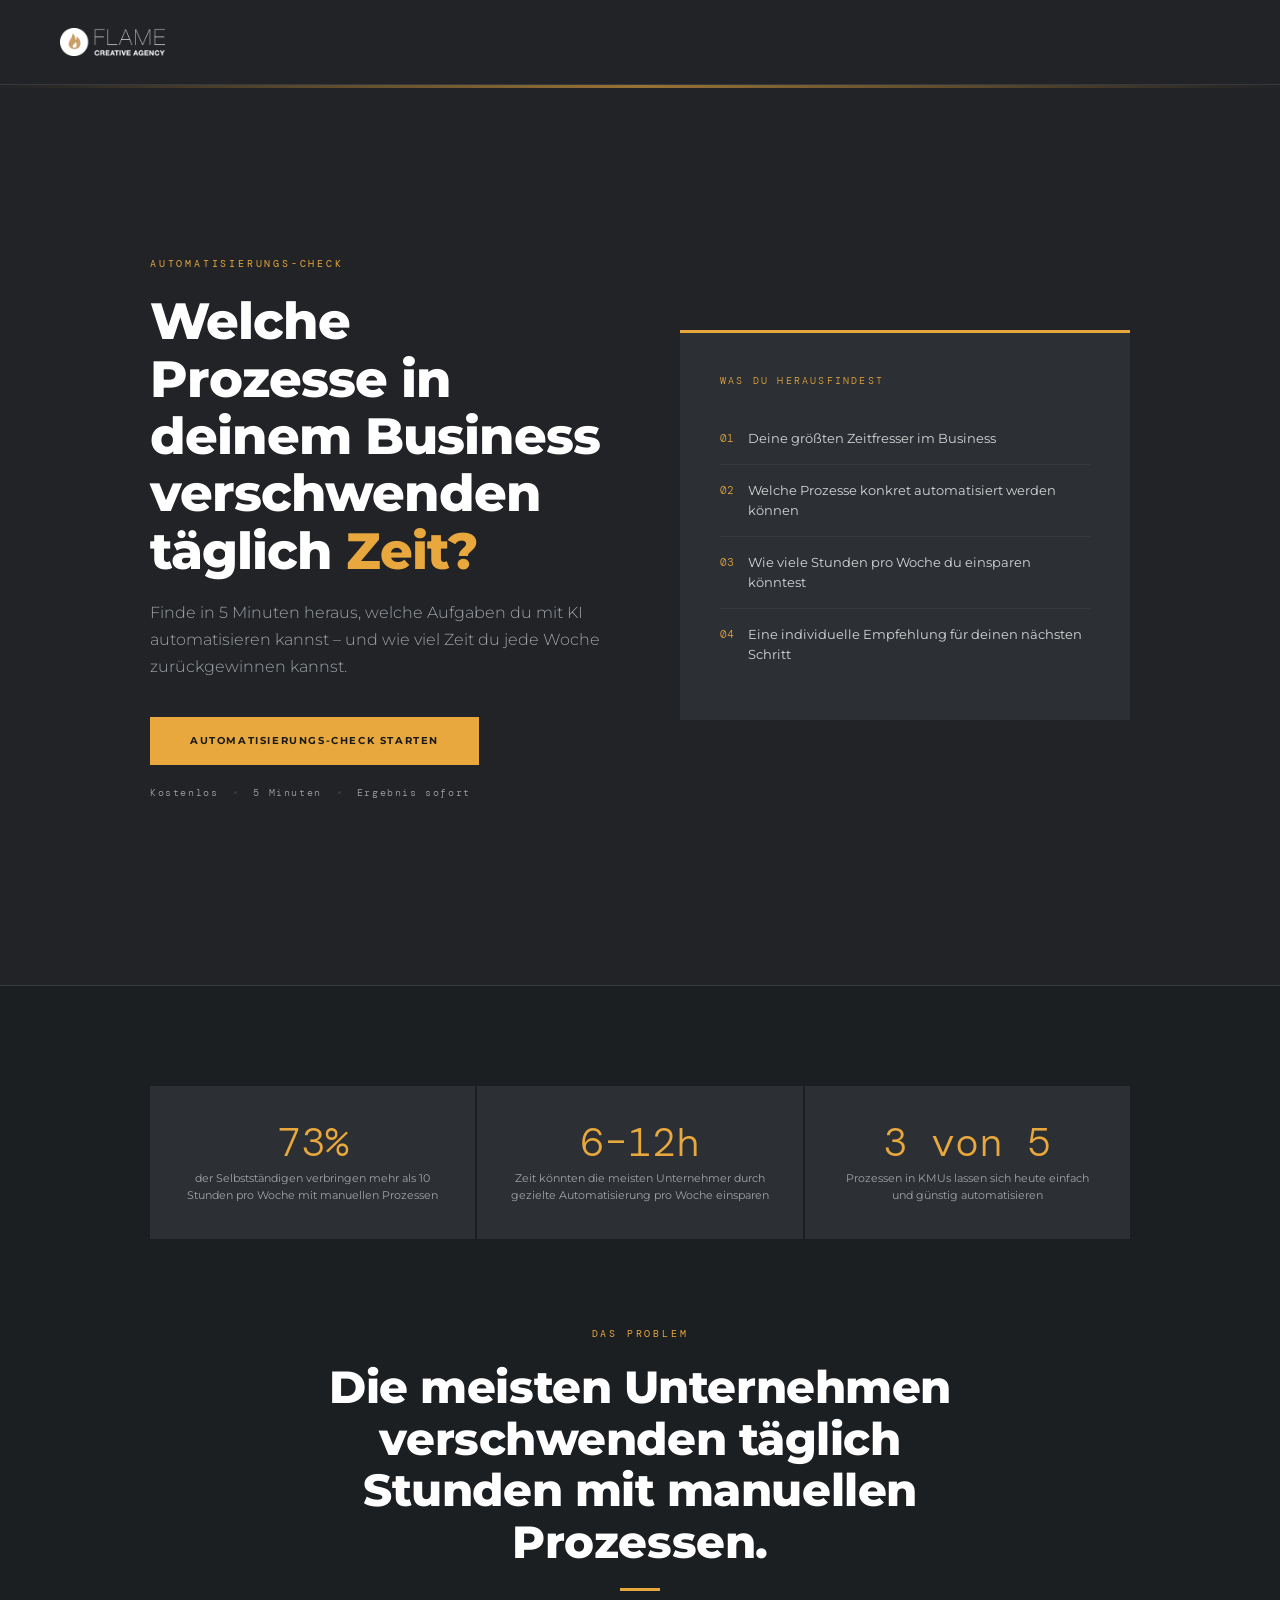
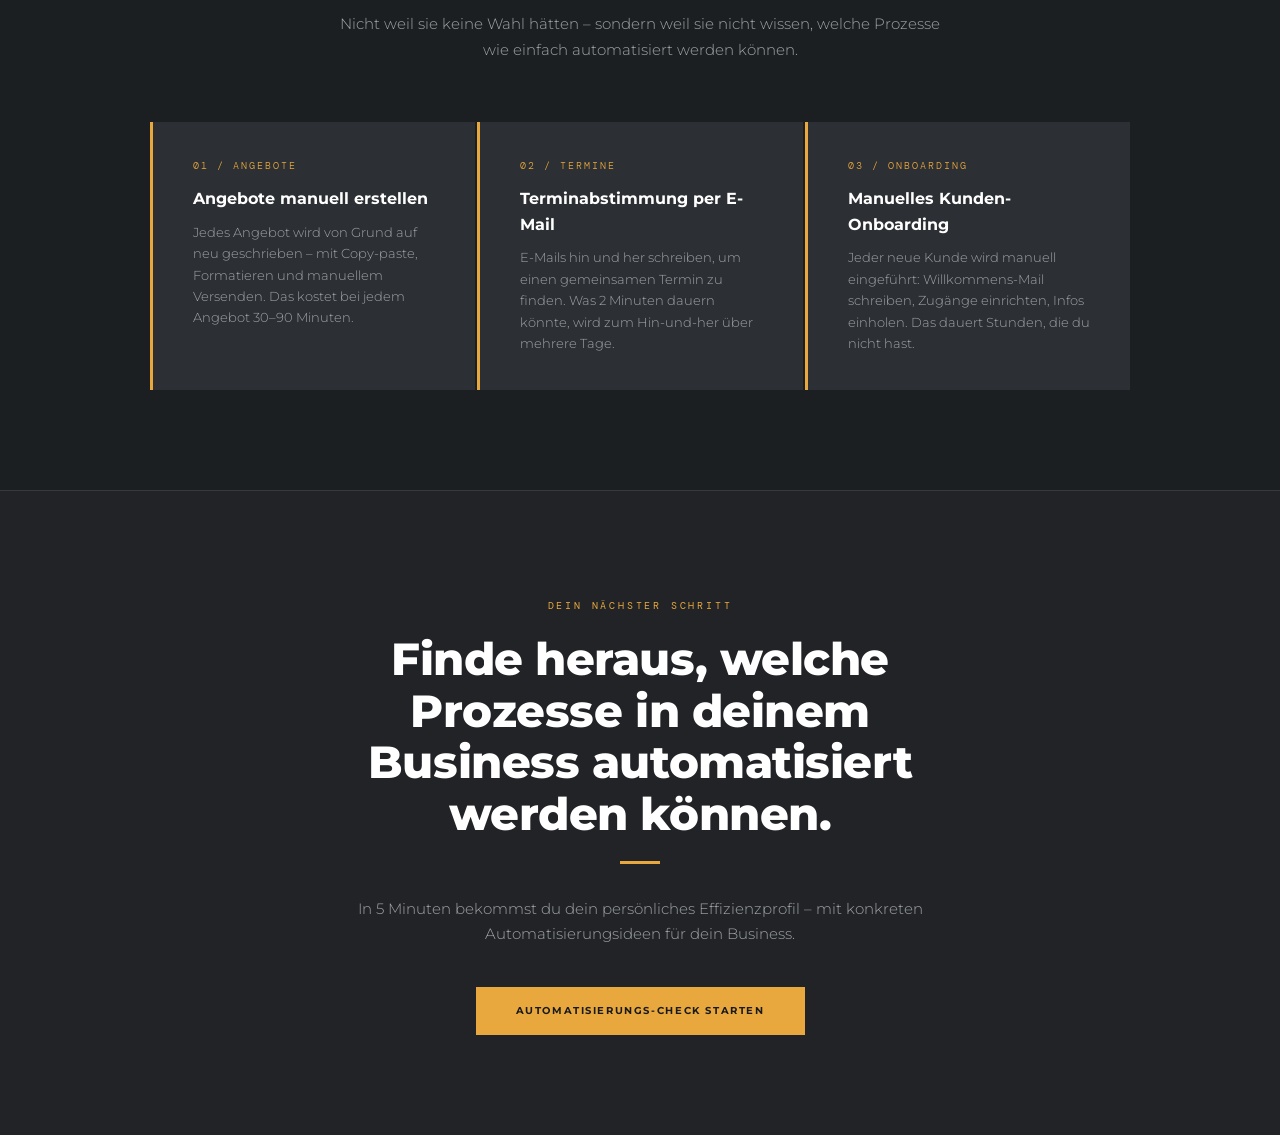
<file: ergebnis.html>
<!DOCTYPE html>
<html lang="de">
<head>
  <meta charset="UTF-8">
  <meta name="viewport" content="width=device-width, initial-scale=1.0">
  <title>Dein Effizienzprofil – Automatisierungs-Check</title>
    <!-- Favicon + Theme -->
  <link rel="icon" type="image/png" href="media/flame_logo_icon.png">
  <link rel="apple-touch-icon" href="media/flame_logo_icon.png">
  <meta name="theme-color" content="#212326">

  <!-- Funnel-Step: kein Suchmaschinenindex -->
  <meta name="robots" content="noindex, nofollow">

  <!-- Google Fonts: preconnect + non-blocking load -->
  <link rel="preconnect" href="https://fonts.googleapis.com">
  <link rel="preconnect" href="https://fonts.gstatic.com" crossorigin>
  <link rel="preload" as="style" href="https://fonts.googleapis.com/css2?family=Montserrat:wght@300;400;600;700;800&family=Cormorant+Garamond:ital,wght@1,400&family=DM+Mono:wght@400&display=swap" onload="this.onload=null;this.rel='stylesheet'">
  <noscript><link rel="stylesheet" href="https://fonts.googleapis.com/css2?family=Montserrat:wght@300;400;600;700;800&family=Cormorant+Garamond:ital,wght@1,400&family=DM+Mono:wght@400&display=swap"></noscript>

  <link rel="stylesheet" href="funnel.css">
  <style>
    /* ── Hero ── */
    .results-hero {
      padding: 80px 0 60px;
      text-align: center;
      position: relative;
    }

    .results-hero::before {
      content: '';
      position: absolute;
      top: 0; left: 0; right: 0;
      height: 3px;
      background: linear-gradient(90deg, transparent, var(--gold), transparent);
      opacity: .6;
    }

    .results-hero-headline {
      font-size: clamp(28px, 3.5vw, 44px);
      font-weight: 800;
      color: var(--white);
      margin-bottom: 12px;
    }

    .results-hero-sub {
      font-size: 15px;
      font-weight: 300;
      color: var(--ki-text);
      line-height: 1.7;
      max-width: 560px;
      margin: 0 auto;
    }

    /* ── Score Section ── */
    .score-section {
      padding: 60px 0;
      border-bottom: 1px solid var(--ki-line);
    }

    .score-inner {
      display: grid;
      grid-template-columns: auto 1fr;
      gap: 64px;
      align-items: center;
    }

    .score-label-block {
      flex: 1;
    }

    .score-interpretation {
      font-size: 22px;
      font-weight: 700;
      color: var(--white);
      margin-bottom: 12px;
    }

    .score-description {
      font-size: 14px;
      font-weight: 300;
      color: var(--ki-text);
      line-height: 1.7;
      margin-bottom: 24px;
    }

    .score-meta-row {
      display: flex;
      gap: 32px;
      flex-wrap: wrap;
    }

    .score-meta-item {
      text-align: left;
    }

    .score-meta-value {
      font-family: 'DM Mono', monospace;
      font-size: 22px;
      color: var(--gold);
      line-height: 1;
      margin-bottom: 4px;
    }

    .score-meta-label {
      font-size: 10px;
      font-weight: 600;
      letter-spacing: .14em;
      text-transform: uppercase;
      color: var(--ki-text);
    }

    /* ── Top 3 Section ── */
    .top3-section { padding: 80px 0; }

    .top3-grid {
      display: grid;
      grid-template-columns: repeat(3, 1fr);
      gap: 2px;
      margin-top: 48px;
    }

    /* ── Potential Banner ── */
    .potential-banner {
      background: var(--ki-mid);
      border-top: 3px solid var(--gold);
      padding: 48px;
      text-align: center;
      margin: 0 0 80px;
    }

    .potential-headline {
      font-size: clamp(22px, 2.5vw, 30px);
      font-weight: 700;
      color: var(--white);
      margin-bottom: 10px;
    }

    .potential-number {
      font-family: 'DM Mono', monospace;
      font-size: 52px;
      color: var(--gold);
      line-height: 1;
      margin: 20px 0 8px;
    }

    .potential-sublabel {
      font-size: 13px;
      color: var(--ki-text);
      margin-bottom: 6px;
    }

    .potential-yearly {
      font-size: 12px;
      font-family: 'DM Mono', monospace;
      color: rgba(232,168,62,.6);
      letter-spacing: .12em;
    }

    /* ── Industry Tips ── */
    .industry-section { padding: 80px 0; border-top: 1px solid var(--ki-line); }

    .industry-tips-grid {
      display: grid;
      grid-template-columns: repeat(3, 1fr);
      gap: 2px;
      margin-top: 40px;
    }

    .industry-tip-item {
      background: var(--ki-mid);
      padding: 28px 32px;
      display: flex;
      align-items: flex-start;
      gap: 14px;
    }

    .industry-tip-num {
      font-family: 'DM Mono', monospace;
      font-size: 11px;
      color: var(--gold);
      flex-shrink: 0;
      margin-top: 2px;
    }

    .industry-tip-text {
      font-size: 13px;
      font-weight: 400;
      color: rgba(255,255,255,.8);
      line-height: 1.55;
    }

    /* ── Reality Check ── */
    .reality-section {
      padding: 80px 0;
      border-top: 1px solid var(--ki-line);
      background: #1C1F22;
    }

    .reality-quote {
      font-family: 'Cormorant Garamond', serif;
      font-style: italic;
      font-size: clamp(20px, 2.5vw, 28px);
      color: rgba(255,255,255,.75);
      line-height: 1.5;
      border-left: 3px solid var(--gold);
      padding-left: 32px;
      margin: 40px 0;
    }

    /* ── CTA Sections ── */
    .cta-grid { display: grid; grid-template-columns: 1fr 1fr; gap: 2px; margin-top: 2px; }
    .cta-single { margin-top: 2px; }

    .cta-wrap { padding: 80px 0; border-top: 1px solid var(--ki-line); }

    /* ── Responsive ── */
    @media (max-width: 768px) {
      .score-inner { grid-template-columns: 1fr; gap: 40px; text-align: center; }
      .score-ring-wrap { justify-content: center; }
      .score-meta-row { justify-content: center; }
      .top3-grid, .industry-tips-grid { grid-template-columns: 1fr; }
      .cta-grid { grid-template-columns: 1fr; }
      .potential-banner { padding: 32px 24px; }
    }
  </style>
</head>
<body>

  <!-- Logo Bar -->
  <header class="logo-bar">
    <a href="https://www.startyourflame.de/ki" target="_blank" rel="noopener">
      <img src="media/flame_logo_main_white.png" alt="Flame KI" class="logo-img">
    </a>
  </header>

  <!-- Hero -->
  <section class="results-hero">
    <div class="container">
      <span class="eyebrow anim-fade-up">Dein Ergebnis</span>
      <h1 class="results-hero-headline anim-fade-up-d1">Dein Effizienzprofil</h1>
      <p class="results-hero-sub anim-fade-up-d2">
        Basierend auf deinen Antworten haben wir analysiert, welche Prozesse in deinem Unternehmen aktuell das größte Automatisierungspotenzial haben.
      </p>
    </div>
  </section>

  <!-- Score -->
  <section class="score-section">
    <div class="container">
      <div class="score-inner">

        <!-- Ring -->
        <div class="score-ring-wrap">
          <svg class="score-ring-svg" width="160" height="160" viewBox="0 0 120 120">
            <circle class="score-ring-track" cx="60" cy="60" r="52"/>
            <circle class="score-ring-fill" id="scoreRingFill" cx="60" cy="60" r="52"/>
          </svg>
          <div class="score-ring-inner">
            <div class="score-ring-number" id="scoreNumber">–</div>
            <div class="score-ring-label">von 100</div>
          </div>
        </div>

        <!-- Labels -->
        <div class="score-label-block">
          <span class="eyebrow">Dein Effizienz-Score</span>
          <div class="score-interpretation" id="scoreInterpretation">–</div>
          <p class="score-description" id="scoreDescription">–</p>
          <div class="score-meta-row">
            <div class="score-meta-item">
              <div class="score-meta-value" id="metaWeekly">–</div>
              <div class="score-meta-label">Stunden / Woche Potenzial</div>
            </div>
            <div class="score-meta-item">
              <div class="score-meta-value" id="metaYearly">–</div>
              <div class="score-meta-label">Stunden / Jahr Potenzial</div>
            </div>
          </div>
        </div>

      </div>
    </div>
  </section>

  <!-- Top 3 Automation Opportunities -->
  <section class="top3-section">
    <div class="container">
      <span class="eyebrow reveal">Deine größten Hebel</span>
      <h2 class="section-headline reveal">Top 3 Automatisierungspotenziale</h2>
      <div class="gold-line reveal"></div>
      <p class="section-subline reveal">Diese drei Bereiche bieten dir das größte Potenzial, sofort Zeit zu sparen.</p>

      <div class="top3-grid reveal" id="top3Grid">
        <!-- Rendered by JS -->
      </div>
    </div>
  </section>

  <!-- Potential Banner -->
  <div class="container">
    <div class="potential-banner reveal" id="potentialBanner">
      <span class="eyebrow">Dein mögliches Effizienzpotenzial</span>
      <p class="potential-sublabel">Wenn du diese drei Prozesse automatisierst, könntest du einsparen:</p>
      <div class="potential-number" id="potentialWeekly">–</div>
      <div class="potential-sublabel">Stunden pro Woche</div>
      <div class="potential-yearly" id="potentialYearly">– Stunden pro Jahr</div>
    </div>
  </div>

  <!-- Industry Tips -->
  <section class="industry-section">
    <div class="container">
      <span class="eyebrow reveal">Branchenspezifisch</span>
      <h2 class="section-headline reveal" id="industryHeadline">Typische Automatisierungen in deiner Branche</h2>
      <div class="gold-line reveal"></div>

      <div class="industry-tips-grid reveal" id="industryTipsGrid">
        <!-- Rendered by JS -->
      </div>
    </div>
  </section>

  <!-- Reality Check -->
  <section class="reality-section">
    <div class="container-narrow">
      <span class="eyebrow reveal">Reality Check</span>
      <h2 class="section-headline reveal">Warum viele Unternehmen Automatisierung unterschätzen</h2>
      <div class="gold-line reveal"></div>
      <div class="reality-quote reveal">
        "Viele denken, Automatisierung sei kompliziert oder teuer. Dabei lassen sich die meisten zeitfressenden Prozesse heute mit einfachen Tools in wenigen Stunden automatisieren."
      </div>
      <p class="section-subline reveal">
        Das Entscheidende ist nicht, ob du Entwickler bist – sondern ob du weißt, wo du anfangen sollst. Genau das zeigt dir dein Effizienzprofil.
      </p>
    </div>
  </section>

  <!-- CTAs -->
  <div class="cta-wrap">
    <div class="container">

      <!-- Consulting / Done-for-you CTA (conditional) -->
      <div id="ctaConsulting" style="display:none; margin-bottom:2px;">
        <div class="cta-section reveal">
          <span class="eyebrow" style="display:block;margin-bottom:12px;">Persönliche Beratung</span>
          <div class="cta-section-headline">Möchtest du deine Prozesse analysieren lassen?</div>
          <p class="cta-section-text">
            In einer kostenlosen Erstberatung schauen wir gemeinsam auf dein Business und identifizieren die drei größten Automatisierungshebel für dich.
          </p>
          <a href="https://calendly.com/ki-startyourflame/30min" target="_blank" rel="noopener" class="btn-gold">
            Kostenlose Erstberatung anfragen
          </a>
        </div>
      </div>

      <!-- Course CTA (always) -->
      <div id="ctaCourse">
        <div class="cta-section reveal">
          <span class="eyebrow" style="display:block;margin-bottom:12px;">Selbst umsetzen</span>
          <div class="cta-section-headline">Lerne diese Prozesse selbst zu automatisieren</div>
          <p class="cta-section-text">
            Im Automatisierungs-Kurs zeigen wir dir Schritt für Schritt, wie du die wichtigsten Prozesse in deinem Business mit KI automatisierst – ohne technisches Vorwissen.
          </p>
          <ul class="benefit-list" style="display:inline-block;text-align:left;margin-bottom:28px;">
            <li class="benefit-item"><span class="benefit-dot"></span>Konkrete Schritt-für-Schritt-Anleitungen</li>
            <li class="benefit-item"><span class="benefit-dot"></span>Direkt auf dein Business anwendbar</li>
            <li class="benefit-item"><span class="benefit-dot"></span>Keine technischen Vorkenntnisse nötig</li>
          </ul>
          <br>
          <a href="automatisierungs-kurs.html" class="btn-gold">Mehr über den Kurs erfahren</a>
        </div>
      </div>

    </div>
  </div>

  <script src="funnel.js"></script>
  <script src="ergebnis.js"></script>

</body>
</html>
</file>
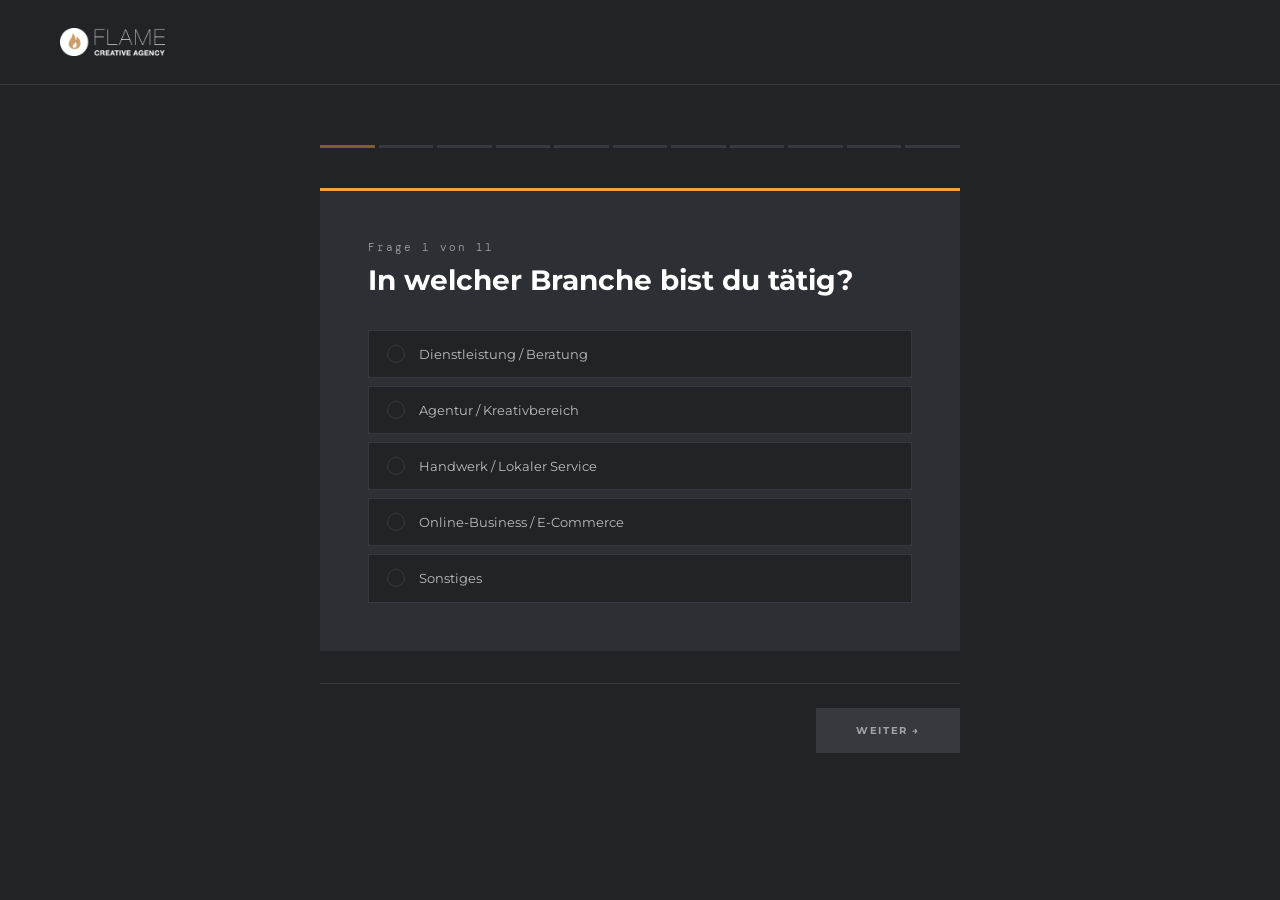
<file: quiz.html>
<!DOCTYPE html>
<html lang="de">
<head>
  <meta charset="UTF-8">
  <meta name="viewport" content="width=device-width, initial-scale=1.0">
  <title>Quiz – Automatisierungs-Check</title>
    <!-- Favicon + Theme -->
  <link rel="icon" type="image/png" href="media/flame_logo_icon.png">
  <link rel="apple-touch-icon" href="media/flame_logo_icon.png">
  <meta name="theme-color" content="#212326">

  <!-- Funnel-Step: kein Suchmaschinenindex -->
  <meta name="robots" content="noindex, nofollow">

  <!-- Google Fonts: preconnect + non-blocking load -->
  <link rel="preconnect" href="https://fonts.googleapis.com">
  <link rel="preconnect" href="https://fonts.gstatic.com" crossorigin>
  <link rel="preload" as="style" href="https://fonts.googleapis.com/css2?family=Montserrat:wght@300;400;600;700;800&family=Cormorant+Garamond:ital,wght@1,400&family=DM+Mono:wght@400&display=swap" onload="this.onload=null;this.rel='stylesheet'">
  <noscript><link rel="stylesheet" href="https://fonts.googleapis.com/css2?family=Montserrat:wght@300;400;600;700;800&family=Cormorant+Garamond:ital,wght@1,400&family=DM+Mono:wght@400&display=swap"></noscript>

  <link rel="stylesheet" href="funnel.css">
  <style>
    body { min-height: 100vh; background: var(--ki-bg); }

    /* ── Layout ── */
    .quiz-page {
      min-height: 100vh;
      display: flex;
      flex-direction: column;
    }

    .quiz-main {
      flex: 1;
      display: flex;
      align-items: flex-start;
      padding: 60px 0 80px;
    }

    /* ── Question Counter ── */
    .quiz-counter {
      font-family: 'DM Mono', monospace;
      font-size: 11px;
      letter-spacing: .18em;
      color: var(--ki-text);
      margin-bottom: 6px;
    }

    /* ── Question Text ── */
    .question-text {
      font-size: clamp(20px, 2.5vw, 28px);
      font-weight: 700;
      color: var(--white);
      line-height: 1.25;
      margin-bottom: 32px;
    }

    /* ── Navigation ── */
    .quiz-nav {
      display: flex;
      align-items: center;
      justify-content: space-between;
      margin-top: 32px;
      padding-top: 24px;
      border-top: 1px solid var(--ki-line);
    }

    .quiz-back-btn {
      background: none;
      border: none;
      cursor: pointer;
      display: flex;
      align-items: center;
      gap: 8px;
      font-family: 'Montserrat', sans-serif;
      font-size: 10px;
      font-weight: 600;
      letter-spacing: .14em;
      text-transform: uppercase;
      color: var(--ki-text);
      transition: color .25s;
      padding: 0;
    }
    .quiz-back-btn:hover { color: var(--white); }
    .quiz-back-btn.hidden { visibility: hidden; pointer-events: none; }

    /* ── Lead Form ── */
    .lead-form-section {
      display: none;
    }
    .lead-form-section.active {
      display: block;
    }

    .lead-headline {
      font-size: clamp(22px, 2.5vw, 30px);
      font-weight: 700;
      color: var(--white);
      margin-bottom: 12px;
    }

    .lead-subline {
      font-size: 14px;
      font-weight: 300;
      color: var(--ki-text);
      margin-bottom: 36px;
      line-height: 1.65;
    }

    /* ── Slide animation ── */
    .question-step {
      display: none;
      animation: fadeUp .35s ease forwards;
    }
    .question-step.active { display: block; }

    @media (max-width: 768px) {
      .quiz-main { padding: 40px 0 60px; }
    }
  </style>
</head>
<body>

  <div class="quiz-page">

    <!-- Logo Bar -->
    <header class="logo-bar">
      <a href="https://www.startyourflame.de/ki" target="_blank" rel="noopener">
        <img src="media/flame_logo_main_white.png" alt="Flame KI" class="logo-img">
      </a>
    </header>

    <div class="quiz-main">
      <div class="container-narrow" style="width:100%;">

        <!-- Progress Bar -->
        <div class="progress-bar" id="progressBar"></div>

        <!-- Questions (1–11) -->
        <div id="questionsWrap"></div>

        <!-- Lead Capture (Step 12) -->
        <div class="lead-form-section" id="leadSection">
          <div class="funnel-card">
            <span class="eyebrow">Fast geschafft</span>
            <div class="lead-headline">Dein Ergebnis wird vorbereitet.</div>
            <p class="lead-subline">
              Trage kurz deine Kontaktdaten ein, damit wir dein individuelles Effizienzprofil berechnen können.
            </p>

            <form id="leadForm" novalidate>
              <div class="form-grid-2">
                <div class="form-group">
                  <label class="form-label" for="vorname">Vorname <span style="color:var(--gold)">*</span></label>
                  <input class="form-input" type="text" id="vorname" name="vorname" placeholder="Max" required>
                </div>
                <div class="form-group">
                  <label class="form-label" for="nachname">Nachname <span style="color:var(--gold)">*</span></label>
                  <input class="form-input" type="text" id="nachname" name="nachname" placeholder="Mustermann" required>
                </div>
              </div>
              <div class="form-group">
                <label class="form-label" for="email">E-Mail-Adresse <span style="color:var(--gold)">*</span></label>
                <input class="form-input" type="email" id="email" name="email" placeholder="max@beispiel.de" required>
              </div>
              <div class="form-grid-2">
                <div class="form-group">
                  <label class="form-label" for="unternehmen">Unternehmen <span style="color:var(--ki-text);font-size:9px;">(optional)</span></label>
                  <input class="form-input" type="text" id="unternehmen" name="unternehmen" placeholder="Muster GmbH">
                </div>
                <div class="form-group">
                  <label class="form-label" for="website">Website <span style="color:var(--ki-text);font-size:9px;">(optional)</span></label>
                  <input class="form-input" type="url" id="website" name="website" placeholder="www.beispiel.de">
                </div>
              </div>

              <div class="checkbox-row">
                <input type="checkbox" id="consent" name="consent" required>
                <label class="checkbox-label" for="consent">
                  Ich stimme zu, dass meine Daten zur Auswertung meines Automatisierungs-Checks und zur Kontaktaufnahme gespeichert werden. Eine Abmeldung ist jederzeit möglich.
                </label>
              </div>

              <div id="formError" style="color:#E87070;font-size:12px;margin-bottom:16px;display:none;"></div>

              <button type="submit" class="btn-gold" style="width:100%;padding:18px;">
                Analyse starten →
              </button>
            </form>
          </div>

          <!-- Back button for lead form -->
          <div style="margin-top:20px;text-align:left;">
            <button class="quiz-back-btn" id="leadBackBtn">
              ← Zurück
            </button>
          </div>
        </div>

        <!-- Quiz Navigation (for questions) -->
        <div class="quiz-nav" id="quizNav" style="display:none;">
          <button class="quiz-back-btn" id="backBtn">
            ← Zurück
          </button>
          <button class="btn-gold" id="nextBtn" disabled>
            Weiter →
          </button>
        </div>

      </div>
    </div>
  </div>

  <script src="funnel.js"></script>
  <script src="quiz.js"></script>

</body>
</html>
</file>
<file: funnel.css>
/* =========================================================
   FLAME Automatisierungs-Check Funnel – Shared Design System
   =========================================================
   Basiert auf flame-ki.html Designsystem
   ========================================================= */

/* Google Fonts – loaded via <link> in HTML for parallel fetching */

/* ── Design Tokens ── */
:root {
  --black:      #1A1A1A;
  --black-soft: #2A2A2A;
  --black-mid:  #3A3A3A;
  --gold:       #E8A83E;
  --gold-dark:  #C48B25;
  --gold-pale:  #FDF6E7;
  --white:      #FFFFFF;
  --off-white:  #F8F8F6;
  --grey-light: #ECECEA;
  --grey-mid:   #888888;
  --grey-dark:  #555555;
  --ki-bg:      #212326;
  --ki-mid:     #2C2F33;
  --ki-line:    #363A3F;
  --ki-text:    #A0A4A8;

  --radius:     0px;
  --transition: .3s ease;
}

/* ── Reset & Base ── */
*, *::before, *::after { box-sizing: border-box; margin: 0; padding: 0; }

html { scroll-behavior: smooth; }

body {
  font-family: 'Montserrat', sans-serif;
  font-weight: 300;
  line-height: 1.6;
  color: var(--white);
  background: var(--ki-bg);
  -webkit-font-smoothing: antialiased;
}

/* ── Typography ── */
.eyebrow {
  display: inline-block;
  font-family: 'DM Mono', monospace;
  font-size: 10px;
  font-weight: 400;
  letter-spacing: .28em;
  text-transform: uppercase;
  color: var(--gold);
  margin-bottom: 20px;
}

h1, h2, h3, h4 {
  font-family: 'Montserrat', sans-serif;
  font-weight: 800;
  letter-spacing: -.01em;
  line-height: 1.15;
}

.section-headline {
  font-size: clamp(28px, 3.5vw, 46px);
  font-weight: 800;
  color: var(--white);
  margin-bottom: 16px;
}

.section-subline {
  font-size: 15px;
  font-weight: 300;
  color: var(--ki-text);
  line-height: 1.7;
  max-width: 600px;
}

/* ── Gold Divider ── */
.gold-line {
  width: 40px;
  height: 3px;
  background: var(--gold);
  margin-bottom: 32px;
}

/* ── Buttons ── */
.btn-gold {
  display: inline-block;
  padding: 16px 40px;
  background: var(--gold);
  color: var(--black);
  font-family: 'Montserrat', sans-serif;
  font-size: 10px;
  font-weight: 700;
  letter-spacing: .16em;
  text-transform: uppercase;
  text-decoration: none;
  border: none;
  cursor: pointer;
  transition: background var(--transition);
  white-space: nowrap;
}
.btn-gold:hover { background: var(--gold-dark); }
.btn-gold:disabled {
  background: var(--ki-line);
  color: var(--ki-text);
  cursor: not-allowed;
}

.btn-black {
  display: inline-block;
  padding: 16px 40px;
  background: var(--black);
  color: var(--white);
  font-family: 'Montserrat', sans-serif;
  font-size: 10px;
  font-weight: 700;
  letter-spacing: .16em;
  text-transform: uppercase;
  text-decoration: none;
  border: none;
  cursor: pointer;
  transition: background var(--transition);
}
.btn-black:hover { background: var(--black-soft); }

.btn-outline {
  display: inline-block;
  padding: 16px 40px;
  background: transparent;
  color: rgba(255,255,255,.6);
  font-family: 'Montserrat', sans-serif;
  font-size: 10px;
  font-weight: 600;
  letter-spacing: .16em;
  text-transform: uppercase;
  text-decoration: none;
  border: 1px solid rgba(232,168,62,.4);
  cursor: pointer;
  transition: all var(--transition);
}
.btn-outline:hover {
  border-color: var(--gold);
  color: var(--gold);
}

/* ── Layout ── */
.container {
  max-width: 1100px;
  margin: 0 auto;
  padding: 0 60px;
}

.container-narrow {
  max-width: 760px;
  margin: 0 auto;
  padding: 0 60px;
}

/* ── Logo Bar ── */
.logo-bar {
  display: flex;
  align-items: center;
  gap: 12px;
  padding: 28px 60px;
  border-bottom: 1px solid var(--ki-line);
}

.logo-img {
  height: 28px;
  width: auto;
  display: block;
}

/* ── Funnel Card / Answer Options ── */
.funnel-card {
  background: var(--ki-mid);
  padding: 48px;
  border-top: 3px solid var(--gold);
}

.funnel-option {
  display: flex;
  align-items: center;
  gap: 14px;
  padding: 14px 18px;
  background: var(--ki-bg);
  border: 1px solid var(--ki-line);
  cursor: pointer;
  transition: all .25s;
  margin-bottom: 8px;
}
.funnel-option:last-child { margin-bottom: 0; }
.funnel-option:hover {
  border-color: rgba(232,168,62,.5);
  background: rgba(232,168,62,.04);
}
.funnel-option.active {
  border-color: var(--gold);
  background: rgba(232,168,62,.08);
}

.funnel-radio {
  width: 18px;
  height: 18px;
  border: 1px solid var(--ki-line);
  border-radius: 50%;
  flex-shrink: 0;
  transition: all .25s;
  position: relative;
}
.funnel-option.active .funnel-radio {
  background: var(--gold);
  border-color: var(--gold);
}
.funnel-option.active .funnel-radio::after {
  content: '';
  position: absolute;
  top: 50%; left: 50%;
  transform: translate(-50%, -50%);
  width: 6px; height: 6px;
  background: var(--black);
  border-radius: 50%;
}

.funnel-option-text {
  font-size: 13px;
  font-weight: 400;
  color: rgba(255,255,255,.7);
  transition: color .25s;
  line-height: 1.4;
}
.funnel-option.active .funnel-option-text {
  color: rgba(255,255,255,.95);
}

/* ── Progress Bar ── */
.progress-bar {
  display: flex;
  gap: 4px;
  margin-bottom: 40px;
}

.progress-segment {
  height: 3px;
  flex: 1;
  background: var(--ki-line);
  transition: background .3s;
}
.progress-segment.done { background: var(--gold); }
.progress-segment.active { background: rgba(232,168,62,.45); }

/* ── Form Elements ── */
.form-group {
  margin-bottom: 20px;
}

.form-label {
  display: block;
  font-size: 10px;
  font-weight: 600;
  letter-spacing: .16em;
  text-transform: uppercase;
  color: var(--ki-text);
  margin-bottom: 8px;
}

.form-input {
  width: 100%;
  padding: 13px 16px;
  background: var(--ki-bg);
  border: 1px solid var(--ki-line);
  color: var(--white);
  font-family: 'Montserrat', sans-serif;
  font-size: 13px;
  font-weight: 300;
  outline: none;
  transition: border-color .25s;
}
.form-input::placeholder { color: rgba(160,164,168,.5); }
.form-input:focus { border-color: rgba(232,168,62,.6); }

.form-grid-2 {
  display: grid;
  grid-template-columns: 1fr 1fr;
  gap: 16px;
}

.checkbox-row {
  display: flex;
  align-items: flex-start;
  gap: 12px;
  margin-top: 24px;
  margin-bottom: 28px;
}

.checkbox-row input[type="checkbox"] {
  width: 16px;
  height: 16px;
  flex-shrink: 0;
  margin-top: 2px;
  accent-color: var(--gold);
  cursor: pointer;
}

.checkbox-label {
  font-size: 11px;
  font-weight: 300;
  color: var(--ki-text);
  line-height: 1.6;
}

/* ── Problem Cards ── */
.problem-card {
  background: var(--ki-mid);
  padding: 36px 40px;
  border-left: 3px solid var(--gold);
}

.problem-card-icon {
  font-family: 'DM Mono', monospace;
  font-size: 10px;
  color: var(--gold);
  letter-spacing: .2em;
  text-transform: uppercase;
  margin-bottom: 12px;
}

.problem-card-title {
  font-size: 16px;
  font-weight: 700;
  color: var(--white);
  margin-bottom: 10px;
}

.problem-card-text {
  font-size: 13px;
  font-weight: 300;
  color: var(--ki-text);
  line-height: 1.65;
}

/* ── Result Cards ── */
.result-card {
  background: var(--ki-mid);
  padding: 40px;
  border-top: 3px solid var(--ki-line);
  position: relative;
}

.result-card.top-lever {
  border-top-color: var(--gold);
}

.result-card-badge {
  display: inline-block;
  font-family: 'DM Mono', monospace;
  font-size: 9px;
  font-weight: 400;
  letter-spacing: .22em;
  text-transform: uppercase;
  color: var(--black);
  background: var(--gold);
  padding: 4px 12px;
  margin-bottom: 16px;
}

.result-card-category {
  font-family: 'DM Mono', monospace;
  font-size: 10px;
  letter-spacing: .22em;
  text-transform: uppercase;
  color: var(--gold);
  margin-bottom: 10px;
}

.result-card-title {
  font-size: 18px;
  font-weight: 700;
  color: var(--white);
  margin-bottom: 12px;
}

.result-card-problem {
  font-size: 13px;
  font-weight: 300;
  color: var(--ki-text);
  line-height: 1.65;
  margin-bottom: 16px;
}

.result-card-idea {
  font-size: 13px;
  font-weight: 400;
  color: rgba(255,255,255,.85);
  line-height: 1.65;
  padding: 14px 18px;
  background: rgba(232,168,62,.06);
  border-left: 2px solid var(--gold);
  margin-bottom: 16px;
}

.result-card-savings {
  display: flex;
  align-items: center;
  gap: 8px;
  font-family: 'DM Mono', monospace;
  font-size: 11px;
  color: var(--gold);
  letter-spacing: .1em;
}

/* ── Score Ring ── */
.score-ring-wrap {
  display: flex;
  align-items: center;
  justify-content: center;
  position: relative;
}

.score-ring-svg { transform: rotate(-90deg); }

.score-ring-track {
  fill: none;
  stroke: var(--ki-line);
  stroke-width: 8;
}

.score-ring-fill {
  fill: none;
  stroke: var(--gold);
  stroke-width: 8;
  stroke-linecap: round;
  stroke-dasharray: 327;
  stroke-dashoffset: 327;
  transition: stroke-dashoffset 1.4s cubic-bezier(.4,0,.2,1);
}

.score-ring-inner {
  position: absolute;
  text-align: center;
}

.score-ring-number {
  font-family: 'DM Mono', monospace;
  font-size: 42px;
  font-weight: 400;
  color: var(--white);
  line-height: 1;
}

.score-ring-label {
  font-size: 10px;
  font-weight: 600;
  letter-spacing: .16em;
  text-transform: uppercase;
  color: var(--ki-text);
  margin-top: 4px;
}

/* ── Analyse Steps ── */
.analyse-step {
  display: flex;
  align-items: center;
  gap: 20px;
  padding: 20px 0;
  border-bottom: 1px solid var(--ki-line);
  opacity: 0;
  transform: translateY(10px);
  transition: opacity .4s ease, transform .4s ease;
}
.analyse-step:last-child { border-bottom: none; }
.analyse-step.visible {
  opacity: 1;
  transform: translateY(0);
}

.analyse-step-icon {
  width: 32px;
  height: 32px;
  border-radius: 50%;
  border: 1px solid var(--ki-line);
  display: flex;
  align-items: center;
  justify-content: center;
  flex-shrink: 0;
  transition: all .3s;
  font-size: 14px;
}
.analyse-step.done .analyse-step-icon {
  background: var(--gold);
  border-color: var(--gold);
  color: var(--black);
}

.analyse-step-text {
  font-size: 13px;
  font-weight: 400;
  color: var(--ki-text);
}
.analyse-step.done .analyse-step-text { color: var(--white); }

/* ── Sections ── */
.section { padding: 100px 0; }
.section-sm { padding: 60px 0; }

/* ── Info Banner ── */
.info-banner {
  background: var(--ki-mid);
  border: 1px solid var(--ki-line);
  padding: 32px 40px;
  display: flex;
  align-items: center;
  gap: 20px;
}

.info-banner-icon {
  font-size: 24px;
  flex-shrink: 0;
}

.info-banner-text {
  font-size: 14px;
  font-weight: 300;
  color: var(--ki-text);
  line-height: 1.65;
}

.info-banner-text strong {
  color: var(--white);
  font-weight: 600;
}

/* ── CTA Section ── */
.cta-section {
  background: var(--ki-mid);
  border-top: 3px solid var(--gold);
  padding: 56px 48px;
  text-align: center;
}

.cta-section-headline {
  font-size: clamp(22px, 2.5vw, 30px);
  font-weight: 800;
  color: var(--white);
  margin-bottom: 12px;
}

.cta-section-text {
  font-size: 14px;
  font-weight: 300;
  color: var(--ki-text);
  margin-bottom: 32px;
  line-height: 1.65;
}

/* ── Benefit Items ── */
.benefit-list {
  list-style: none;
  margin: 24px 0;
}

.benefit-item {
  display: flex;
  align-items: flex-start;
  gap: 12px;
  margin-bottom: 10px;
  font-size: 13px;
  font-weight: 400;
  color: rgba(255,255,255,.75);
}

.benefit-dot {
  width: 6px;
  height: 6px;
  background: var(--gold);
  border-radius: 50%;
  flex-shrink: 0;
  margin-top: 7px;
}

/* ── Meta Labels ── */
.meta-label {
  font-family: 'DM Mono', monospace;
  font-size: 10px;
  color: var(--ki-text);
  letter-spacing: .14em;
}

/* ── Animations ── */
@keyframes fadeUp {
  from { opacity: 0; transform: translateY(24px); }
  to   { opacity: 1; transform: translateY(0); }
}

@keyframes fadeIn {
  from { opacity: 0; }
  to   { opacity: 1; }
}

@keyframes pulse {
  0%, 100% { opacity: .5; }
  50%       { opacity: 1; }
}

.anim-fade-up { animation: fadeUp .8s ease forwards; }
.anim-fade-up-d1 { animation: fadeUp .8s .15s ease both; }
.anim-fade-up-d2 { animation: fadeUp .8s .3s ease both; }
.anim-fade-up-d3 { animation: fadeUp .8s .45s ease both; }
.anim-fade-up-d4 { animation: fadeUp .8s .6s ease both; }

.reveal {
  opacity: 0;
  transform: translateY(28px);
  transition: opacity .6s ease, transform .6s ease;
}
.reveal.visible { opacity: 1; transform: translateY(0); }

/* ── Responsive ── */
@media (max-width: 768px) {
  .container, .container-narrow { padding: 0 24px; }
  .logo-bar { padding: 20px 24px; }
  .funnel-card { padding: 32px 24px; }
  .form-grid-2 { grid-template-columns: 1fr; }
  .problem-card { padding: 28px 24px; }
  .result-card { padding: 28px 24px; }
  .cta-section { padding: 40px 24px; }
  .info-banner { flex-direction: column; align-items: flex-start; padding: 24px; }
  .score-ring-number { font-size: 30px; }
}
</file>
